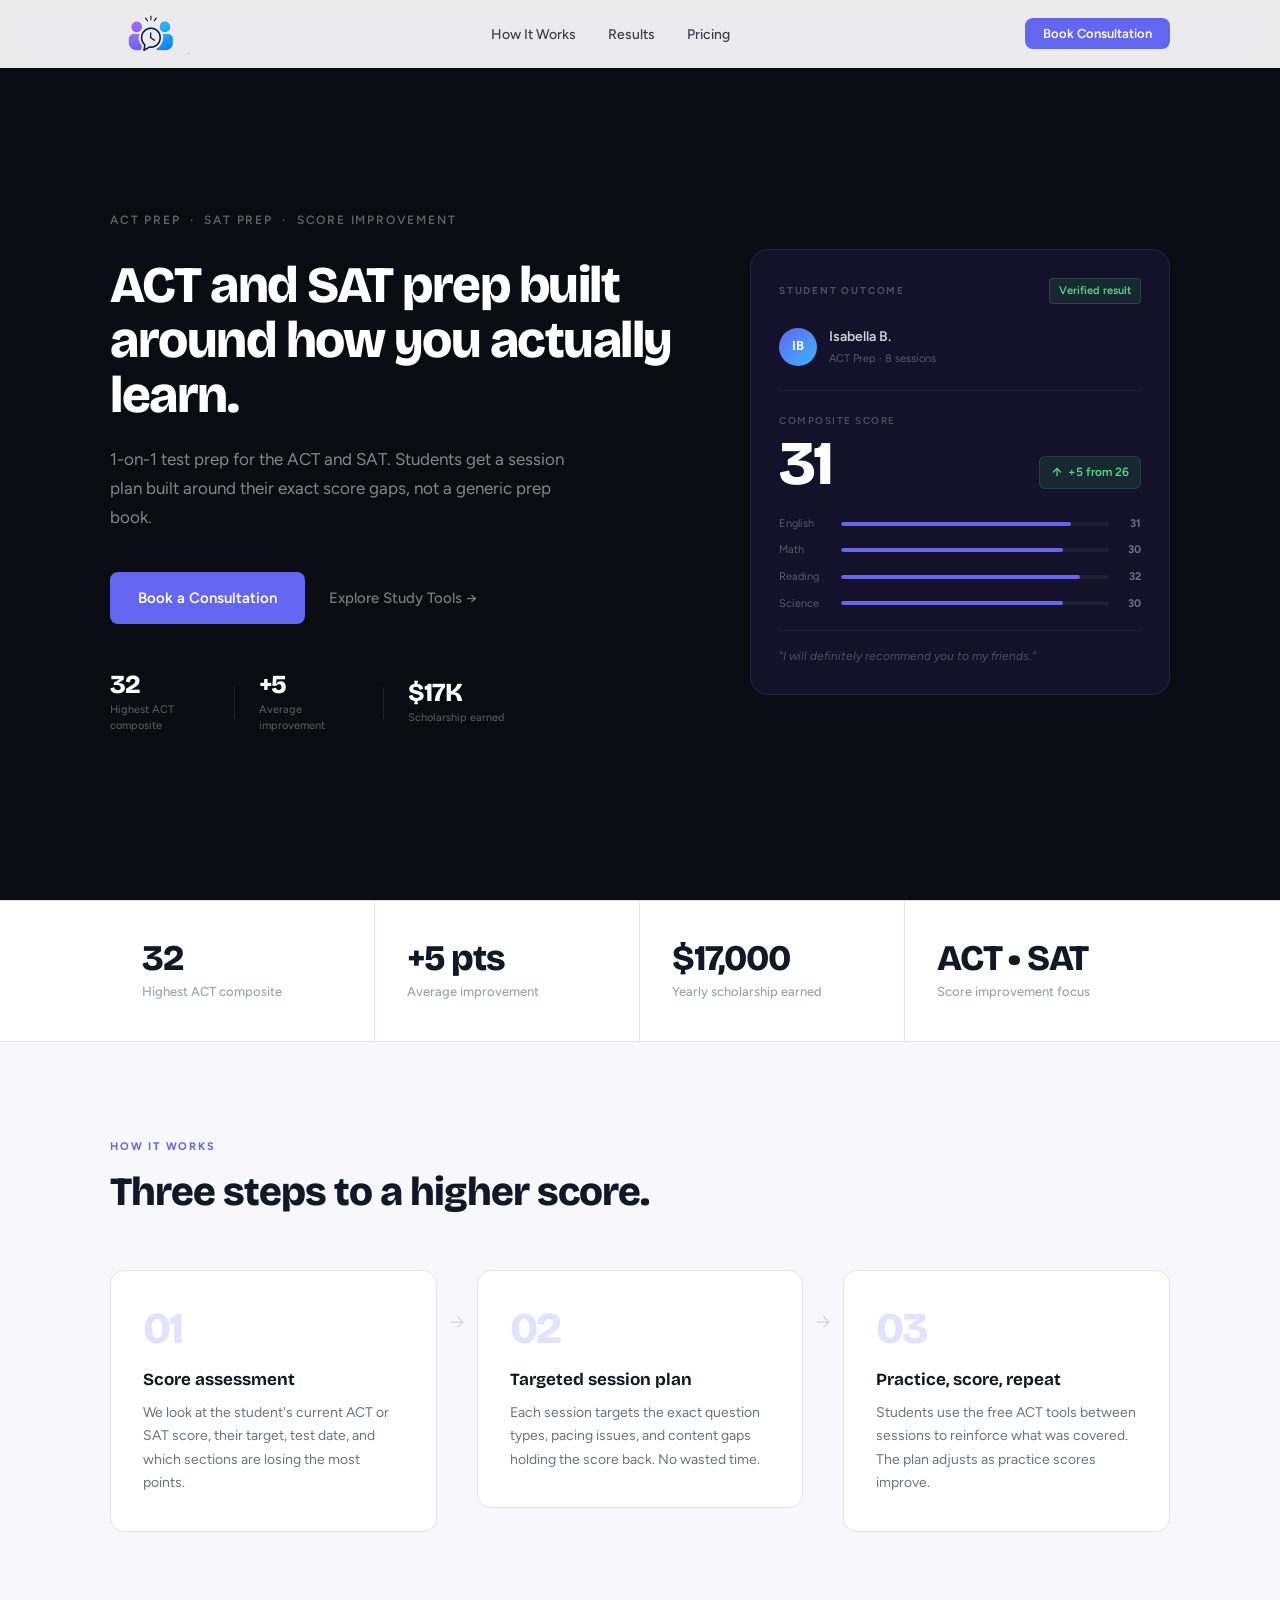
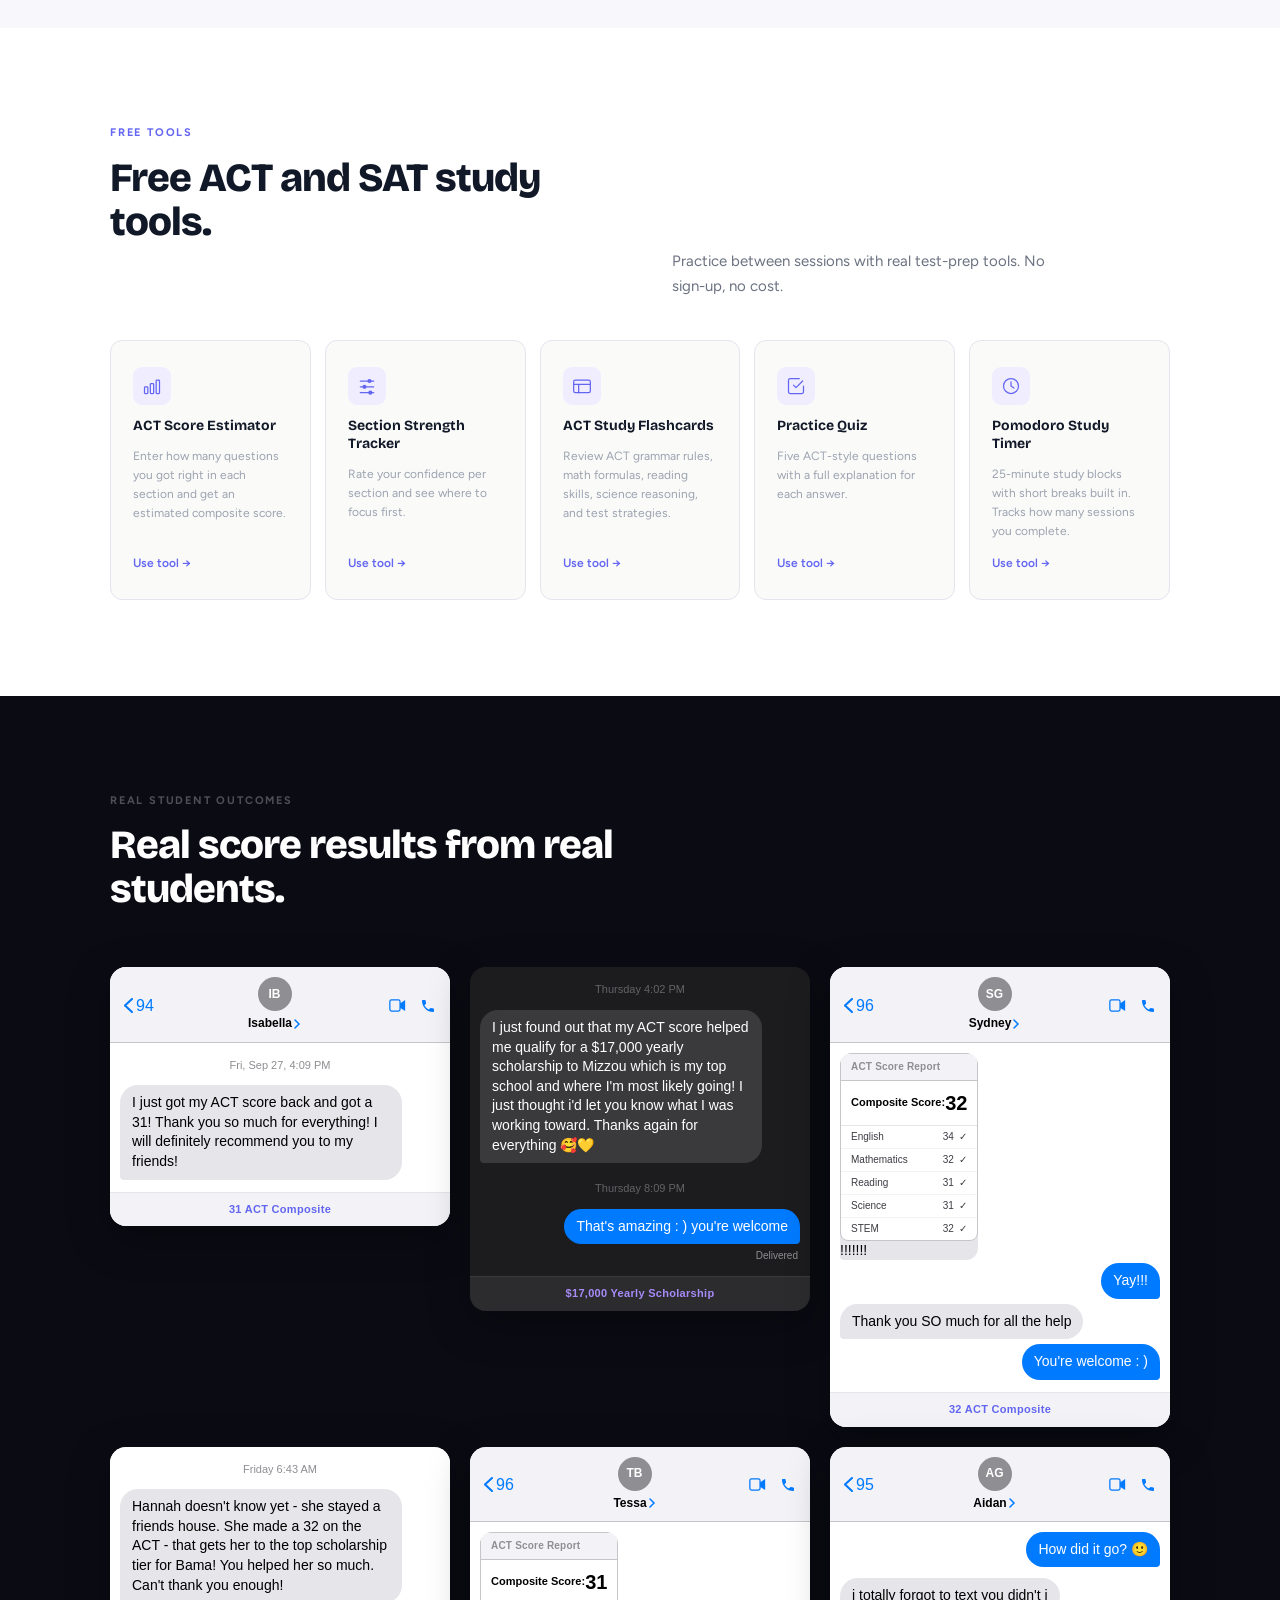
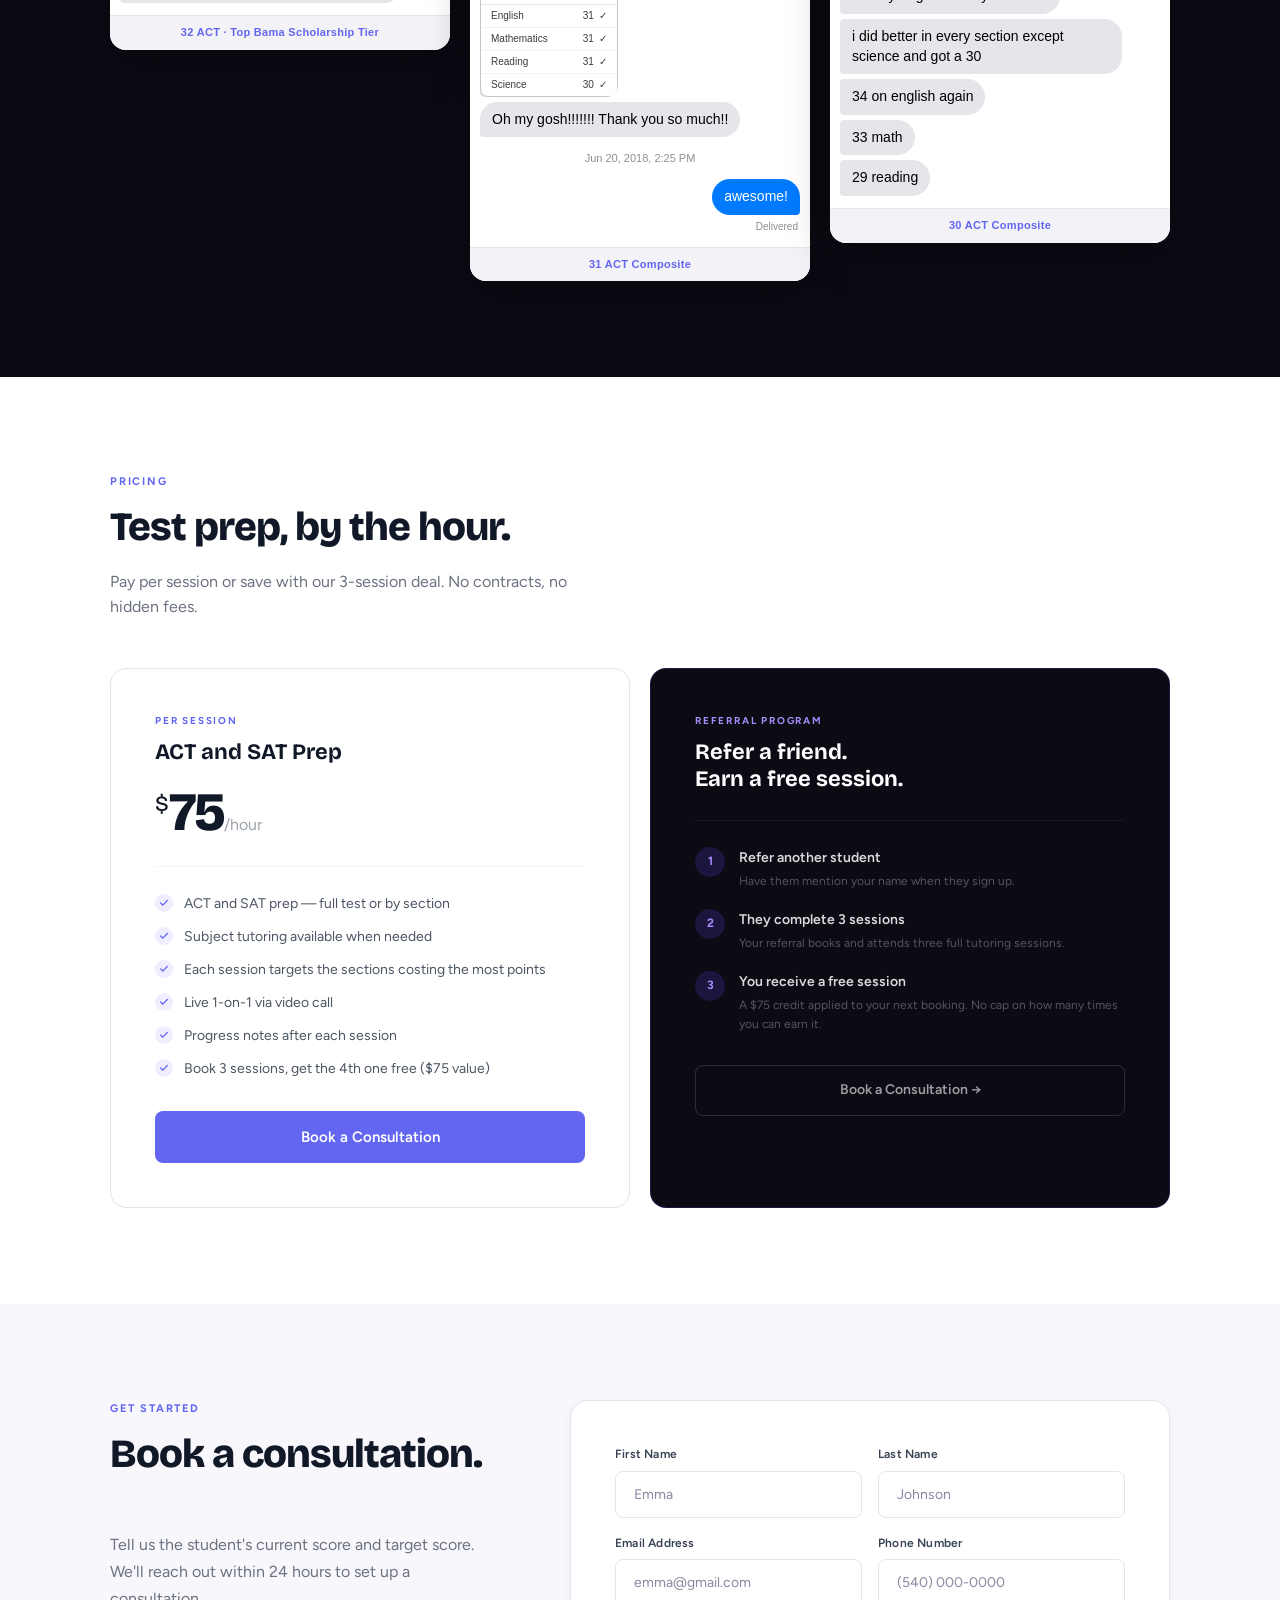
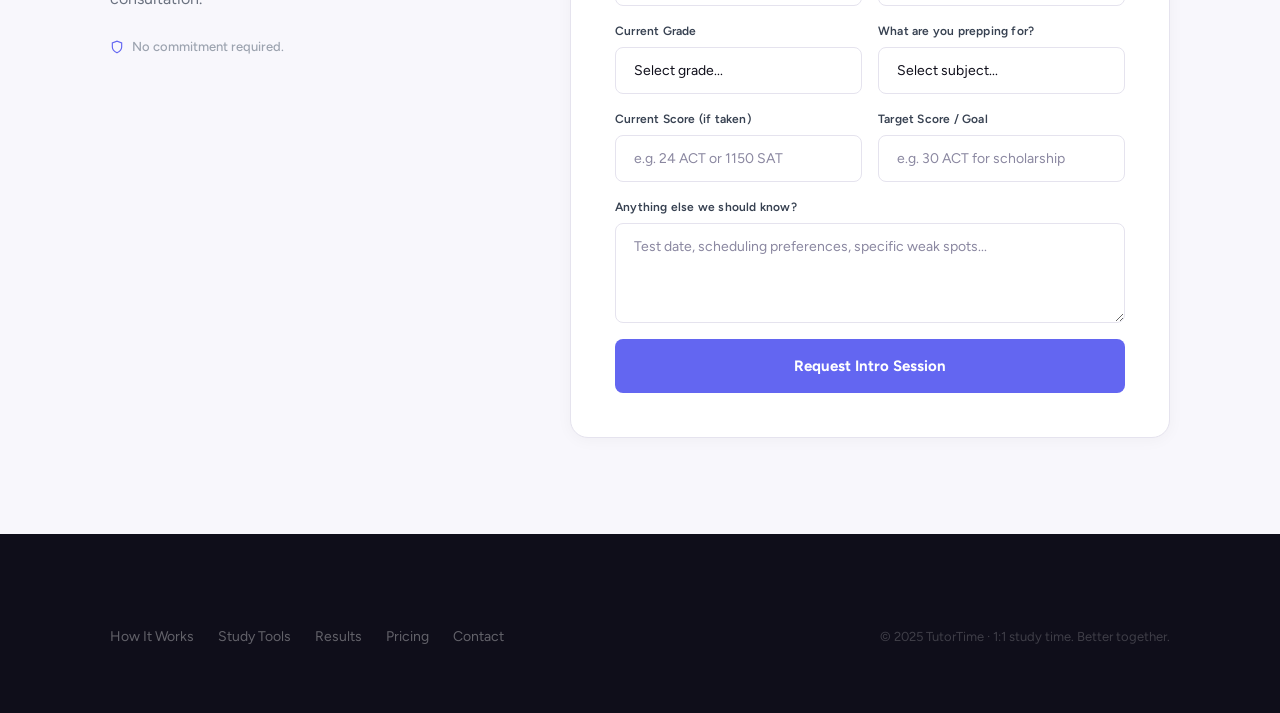
<file: index.html>
<!DOCTYPE html>
<html lang="en">
<head>
  <meta charset="UTF-8">
  <meta name="viewport" content="width=device-width, initial-scale=1.0">
  <title>TutorTime: ACT and SAT Test Prep Tutoring</title>
  <meta name="description" content="1-on-1 ACT and SAT test prep tutoring. Personalized score improvement plans, free study tools, and flexible session packages.">
  <link rel="icon" href="assets/tutortime-logo-transparent.png">
  <link rel="stylesheet" href="css/styles.css">
  <link rel="stylesheet" href="css/home.css">
</head>
<body>

<!-- NAVBAR -->
<nav class="navbar" id="navbar">
  <div class="container">
    <div class="navbar-inner">
      <a href="index.html" class="navbar-logo">
        <img src="assets/tutortime-logo-nav.png" alt="TutorTime">
      </a>
      <ul class="navbar-links">
        <li><a href="#how-it-works">How It Works</a></li>
        <li><a href="#results">Results</a></li>
        <li><a href="#pricing">Pricing</a></li>
      </ul>
      <div class="navbar-actions">
        <a href="#signup" class="btn btn-primary btn-sm">Book Consultation</a>
      </div>
    </div>
  </div>
</nav>

<!-- HERO -->
<section class="h-hero" id="home">
  <div class="container">
    <div class="h-hero-inner">

      <div class="h-hero-left">
        <p class="h-eyebrow">ACT Prep &nbsp;&middot;&nbsp; SAT Prep &nbsp;&middot;&nbsp; Score Improvement</p>
        <h1 class="h-hero-heading">ACT and SAT prep built around how you actually learn.</h1>
        <p class="h-hero-sub">1-on-1 test prep for the ACT and SAT. Students get a session plan built around their exact score gaps, not a generic prep book.</p>
        <div class="h-hero-ctas">
          <a href="#signup" class="h-cta-primary">Book a Consultation</a>
          <a href="study.html" class="h-cta-ghost">Explore Study Tools &rarr;</a>
        </div>
        <div class="h-hero-proof">
          <div class="h-proof-item">
            <span class="h-proof-num">32</span>
            <span class="h-proof-label">Highest ACT composite</span>
          </div>
          <div class="h-proof-divider"></div>
          <div class="h-proof-item">
            <span class="h-proof-num">+5</span>
            <span class="h-proof-label">Average improvement</span>
          </div>
          <div class="h-proof-divider"></div>
          <div class="h-proof-item">
            <span class="h-proof-num">$17K</span>
            <span class="h-proof-label">Scholarship earned</span>
          </div>
        </div>
      </div>

      <div class="h-hero-right">
        <div class="h-score-card">
          <div class="h-sc-top">
            <span class="h-sc-label">Student outcome</span>
            <span class="h-sc-verified">Verified result</span>
          </div>
          <div class="h-sc-student">
            <div class="h-sc-avatar">IB</div>
            <div>
              <div class="h-sc-name">Isabella B.</div>
              <div class="h-sc-meta">ACT Prep &middot; 8 sessions</div>
            </div>
          </div>
          <div class="h-sc-score-block">
            <div>
              <div class="h-sc-score-label">Composite Score</div>
              <div class="h-sc-score-num">31</div>
            </div>
            <div class="h-sc-delta">
              <svg width="12" height="12" viewBox="0 0 24 24" fill="none" stroke="currentColor" stroke-width="2.5" stroke-linecap="round"><line x1="12" y1="19" x2="12" y2="5"/><polyline points="5 12 12 5 19 12"/></svg>
              +5 from 26
            </div>
          </div>
          <div class="h-sc-bars">
            <div class="h-sc-bar-row"><span class="h-sc-blabel">English</span><div class="h-sc-btrack"><div class="h-sc-bfill" style="width:86%"></div></div><span class="h-sc-bval">31</span></div>
            <div class="h-sc-bar-row"><span class="h-sc-blabel">Math</span><div class="h-sc-btrack"><div class="h-sc-bfill" style="width:83%"></div></div><span class="h-sc-bval">30</span></div>
            <div class="h-sc-bar-row"><span class="h-sc-blabel">Reading</span><div class="h-sc-btrack"><div class="h-sc-bfill" style="width:89%"></div></div><span class="h-sc-bval">32</span></div>
            <div class="h-sc-bar-row"><span class="h-sc-blabel">Science</span><div class="h-sc-btrack"><div class="h-sc-bfill" style="width:83%"></div></div><span class="h-sc-bval">30</span></div>
          </div>
          <blockquote class="h-sc-quote">"I will definitely recommend you to my friends."</blockquote>
        </div>
      </div>

    </div>
  </div>
</section>

<!-- OUTCOMES ROW -->
<div class="h-outcomes">
  <div class="container">
    <div class="h-outcomes-grid">
      <div class="h-outcome-item">
        <div class="h-outcome-num">32</div>
        <div class="h-outcome-label">Highest ACT composite</div>
      </div>
      <div class="h-outcome-item">
        <div class="h-outcome-num">+5 pts</div>
        <div class="h-outcome-label">Average improvement</div>
      </div>
      <div class="h-outcome-item">
        <div class="h-outcome-num">$17,000</div>
        <div class="h-outcome-label">Yearly scholarship earned</div>
      </div>
      <div class="h-outcome-item">
        <div class="h-outcome-num">ACT &bull; SAT</div>
        <div class="h-outcome-label">Score improvement focus</div>
      </div>
    </div>
  </div>
</div>

<!-- HOW IT WORKS -->
<section class="h-process" id="how-it-works">
  <div class="container">
    <p class="h-section-label">How it works</p>
    <h2 class="h-section-heading">Three steps to a higher score.</h2>
    <div class="h-process-steps">
      <div class="h-step">
        <div class="h-step-num">01</div>
        <h3 class="h-step-title">Score assessment</h3>
        <p class="h-step-desc">We look at the student's current ACT or SAT score, their target, test date, and which sections are losing the most points.</p>
      </div>
      <div class="h-step-sep" aria-hidden="true">
        <svg width="20" height="20" viewBox="0 0 24 24" fill="none" stroke="currentColor" stroke-width="1.5" stroke-linecap="round"><line x1="5" y1="12" x2="19" y2="12"/><polyline points="13 6 19 12 13 18"/></svg>
      </div>
      <div class="h-step">
        <div class="h-step-num">02</div>
        <h3 class="h-step-title">Targeted session plan</h3>
        <p class="h-step-desc">Each session targets the exact question types, pacing issues, and content gaps holding the score back. No wasted time.</p>
      </div>
      <div class="h-step-sep" aria-hidden="true">
        <svg width="20" height="20" viewBox="0 0 24 24" fill="none" stroke="currentColor" stroke-width="1.5" stroke-linecap="round"><line x1="5" y1="12" x2="19" y2="12"/><polyline points="13 6 19 12 13 18"/></svg>
      </div>
      <div class="h-step">
        <div class="h-step-num">03</div>
        <h3 class="h-step-title">Practice, score, repeat</h3>
        <p class="h-step-desc">Students use the free ACT tools between sessions to reinforce what was covered. The plan adjusts as practice scores improve.</p>
      </div>
    </div>
  </div>
</section>

<!-- STUDY TOOLS -->
<section class="h-tools">
  <div class="container">
    <div class="h-tools-top">
      <div>
        <p class="h-section-label">Free tools</p>
        <h2 class="h-section-heading">Free ACT and SAT study tools.</h2>
      </div>
      <p class="h-tools-sub">Practice between sessions with real test-prep tools. No sign-up, no cost.</p>
    </div>
    <div class="h-tools-grid">

      <a href="study.html" class="h-tool-card">
        <div class="h-tc-icon">
          <svg width="20" height="20" viewBox="0 0 24 24" fill="none" stroke="currentColor" stroke-width="1.5" stroke-linecap="round" stroke-linejoin="round"><rect x="3" y="13" width="4" height="8" rx="1"/><rect x="10" y="9" width="4" height="12" rx="1"/><rect x="17" y="5" width="4" height="16" rx="1"/></svg>
        </div>
        <div class="h-tc-title">ACT Score Estimator</div>
        <p class="h-tc-desc">Enter how many questions you got right in each section and get an estimated composite score.</p>
        <span class="h-tc-link">Use tool &rarr;</span>
      </a>

      <a href="study.html" class="h-tool-card">
        <div class="h-tc-icon">
          <svg width="20" height="20" viewBox="0 0 24 24" fill="none" stroke="currentColor" stroke-width="1.5" stroke-linecap="round"><line x1="4" y1="6" x2="20" y2="6"/><circle cx="15" cy="6" r="2.5" fill="currentColor" stroke="none"/><line x1="4" y1="13" x2="20" y2="13"/><circle cx="9" cy="13" r="2.5" fill="currentColor" stroke="none"/><line x1="4" y1="20" x2="20" y2="20"/><circle cx="16" cy="20" r="2.5" fill="currentColor" stroke="none"/></svg>
        </div>
        <div class="h-tc-title">Section Strength Tracker</div>
        <p class="h-tc-desc">Rate your confidence per section and see where to focus first.</p>
        <span class="h-tc-link">Use tool &rarr;</span>
      </a>

      <a href="study.html" class="h-tool-card">
        <div class="h-tc-icon">
          <svg width="20" height="20" viewBox="0 0 24 24" fill="none" stroke="currentColor" stroke-width="1.5" stroke-linecap="round" stroke-linejoin="round"><rect x="2" y="5" width="20" height="15" rx="2"/><path d="M2 10h20"/><line x1="8" y1="10" x2="8" y2="20"/></svg>
        </div>
        <div class="h-tc-title">ACT Study Flashcards</div>
        <p class="h-tc-desc">Review ACT grammar rules, math formulas, reading skills, science reasoning, and test strategies.</p>
        <span class="h-tc-link">Use tool &rarr;</span>
      </a>

      <a href="study.html" class="h-tool-card">
        <div class="h-tc-icon">
          <svg width="20" height="20" viewBox="0 0 24 24" fill="none" stroke="currentColor" stroke-width="1.5" stroke-linecap="round" stroke-linejoin="round"><path d="M9 11l3 3 8-8"/><path d="M21 12v7a2 2 0 0 1-2 2H5a2 2 0 0 1-2-2V5a2 2 0 0 1 2-2h11"/></svg>
        </div>
        <div class="h-tc-title">Practice Quiz</div>
        <p class="h-tc-desc">Five ACT-style questions with a full explanation for each answer.</p>
        <span class="h-tc-link">Use tool &rarr;</span>
      </a>

      <a href="study.html" class="h-tool-card">
        <div class="h-tc-icon">
          <svg width="20" height="20" viewBox="0 0 24 24" fill="none" stroke="currentColor" stroke-width="1.5" stroke-linecap="round"><circle cx="12" cy="12" r="9"/><polyline points="12 7 12 12 15.5 14.5"/></svg>
        </div>
        <div class="h-tc-title">Pomodoro Study Timer</div>
        <p class="h-tc-desc">25-minute study blocks with short breaks built in. Tracks how many sessions you complete.</p>
        <span class="h-tc-link">Use tool &rarr;</span>
      </a>

    </div>
  </div>
</section>

<!-- RESULTS -->
<section class="h-results" id="results">
  <div class="container">
    <p class="h-section-label h-label-light">Real student outcomes</p>
    <h2 class="h-section-heading h-heading-light">Real score results from real students.</h2>
    <div class="h-results-grid">

      <!-- Isabella 31 ACT -->
      <div class="ios-card">
        <div class="ios-hdr">
          <div class="ios-back">
            <svg width="9" height="15" viewBox="0 0 9 15" fill="none"><path d="M8 1L1 7.5L8 14" stroke="#007AFF" stroke-width="2" stroke-linecap="round"/></svg>
            <span class="ios-back-num">94</span>
          </div>
          <div class="ios-contact-info">
            <div class="ios-avatar" style="background:#8E8E93">IB</div>
            <div class="ios-contact-name">Isabella
              <svg width="7" height="10" viewBox="0 0 7 10" fill="none" style="margin-left:2px"><path d="M1 1l4 4-4 4" stroke="#007AFF" stroke-width="1.5" stroke-linecap="round"/></svg>
            </div>
          </div>
          <div class="ios-hdr-icons">
            <svg width="17" height="13" viewBox="0 0 20 15" fill="none"><rect x="1" y="1" width="12" height="13" rx="2" stroke="#007AFF" stroke-width="1.5"/><path d="M13 5l6-4v13l-6-4V5z" fill="#007AFF"/></svg>
            <svg width="16" height="16" viewBox="0 0 24 24" fill="none"><path d="M6.6 10.8c1.4 2.8 3.8 5.1 6.6 6.6l2.2-2.2c.3-.3.7-.4 1-.2 1.1.4 2.3.6 3.6.6.6 0 1 .4 1 1V20c0 .6-.4 1-1 1-9.4 0-17-7.6-17-17 0-.6.4-1 1-1h3.5c.6 0 1 .4 1 1 0 1.3.2 2.5.6 3.6.1.3 0 .7-.2 1L6.6 10.8z" fill="#007AFF"/></svg>
          </div>
        </div>
        <div class="ios-msgs">
          <div class="ios-timestamp">Fri, Sep 27, 4:09 PM</div>
          <div class="ios-recv">I just got my ACT score back and got a 31! Thank you so much for everything! I will definitely recommend you to my friends!</div>
        </div>
        <div class="ios-score-tag">31 ACT Composite</div>
      </div>

      <!-- Mizzou Scholarship -->
      <div class="ios-card ios-card-dark">
        <div class="ios-msgs">
          <div class="ios-timestamp ios-timestamp-dark">Thursday 4:02 PM</div>
          <div class="ios-recv ios-recv-dark">I just found out that my ACT score helped me qualify for a $17,000 yearly scholarship to Mizzou which is my top school and where I'm most likely going! I just thought i'd let you know what I was working toward. Thanks again for everything &#129392;&#128155;</div>
          <div class="ios-timestamp ios-timestamp-dark" style="margin-top:14px">Thursday 8:09 PM</div>
          <div class="ios-sent">That's amazing : ) you're welcome</div>
          <div class="ios-delivered">Delivered</div>
        </div>
        <div class="ios-score-tag">$17,000 Yearly Scholarship</div>
      </div>

      <!-- Sydney 32 ACT -->
      <div class="ios-card">
        <div class="ios-hdr">
          <div class="ios-back">
            <svg width="9" height="15" viewBox="0 0 9 15" fill="none"><path d="M8 1L1 7.5L8 14" stroke="#007AFF" stroke-width="2" stroke-linecap="round"/></svg>
            <span class="ios-back-num">96</span>
          </div>
          <div class="ios-contact-info">
            <div class="ios-avatar" style="background:#8E8E93">SG</div>
            <div class="ios-contact-name">Sydney
              <svg width="7" height="10" viewBox="0 0 7 10" fill="none" style="margin-left:2px"><path d="M1 1l4 4-4 4" stroke="#007AFF" stroke-width="1.5" stroke-linecap="round"/></svg>
            </div>
          </div>
          <div class="ios-hdr-icons">
            <svg width="17" height="13" viewBox="0 0 20 15" fill="none"><rect x="1" y="1" width="12" height="13" rx="2" stroke="#007AFF" stroke-width="1.5"/><path d="M13 5l6-4v13l-6-4V5z" fill="#007AFF"/></svg>
            <svg width="16" height="16" viewBox="0 0 24 24" fill="none"><path d="M6.6 10.8c1.4 2.8 3.8 5.1 6.6 6.6l2.2-2.2c.3-.3.7-.4 1-.2 1.1.4 2.3.6 3.6.6.6 0 1 .4 1 1V20c0 .6-.4 1-1 1-9.4 0-17-7.6-17-17 0-.6.4-1 1-1h3.5c.6 0 1 .4 1 1 0 1.3.2 2.5.6 3.6.1.3 0 .7-.2 1L6.6 10.8z" fill="#007AFF"/></svg>
          </div>
        </div>
        <div class="ios-msgs">
          <div class="ios-recv ios-score-bubble">
            <div class="ios-score-report">
              <div class="ios-sr-title">ACT Score Report</div>
              <div class="ios-sr-composite"><span>Composite Score:</span><span class="ios-sr-num">32</span></div>
              <div class="ios-sr-row"><span>English</span><span>34 &nbsp;&#10003;</span></div>
              <div class="ios-sr-row"><span>Mathematics</span><span>32 &nbsp;&#10003;</span></div>
              <div class="ios-sr-row"><span>Reading</span><span>31 &nbsp;&#10003;</span></div>
              <div class="ios-sr-row"><span>Science</span><span>31 &nbsp;&#10003;</span></div>
              <div class="ios-sr-row"><span>STEM</span><span>32 &nbsp;&#10003;</span></div>
            </div>
            !!!!!!!
          </div>
          <div class="ios-sent">Yay!!!</div>
          <div class="ios-recv" style="margin-top:2px">Thank you SO much for all the help</div>
          <div class="ios-sent" style="margin-top:2px">You're welcome : )</div>
        </div>
        <div class="ios-score-tag">32 ACT Composite</div>
      </div>

      <!-- Hannah 32 ACT -->
      <div class="ios-card">
        <div class="ios-msgs">
          <div class="ios-timestamp">Friday 6:43 AM</div>
          <div class="ios-recv">Hannah doesn't know yet - she stayed a friends house. She made a 32 on the ACT - that gets her to the top scholarship tier for Bama! You helped her so much. Can't thank you enough!</div>
        </div>
        <div class="ios-score-tag">32 ACT &middot; Top Bama Scholarship Tier</div>
      </div>

      <!-- Tessa 31 ACT -->
      <div class="ios-card">
        <div class="ios-hdr">
          <div class="ios-back">
            <svg width="9" height="15" viewBox="0 0 9 15" fill="none"><path d="M8 1L1 7.5L8 14" stroke="#007AFF" stroke-width="2" stroke-linecap="round"/></svg>
            <span class="ios-back-num">96</span>
          </div>
          <div class="ios-contact-info">
            <div class="ios-avatar" style="background:#8E8E93">TB</div>
            <div class="ios-contact-name">Tessa
              <svg width="7" height="10" viewBox="0 0 7 10" fill="none" style="margin-left:2px"><path d="M1 1l4 4-4 4" stroke="#007AFF" stroke-width="1.5" stroke-linecap="round"/></svg>
            </div>
          </div>
          <div class="ios-hdr-icons">
            <svg width="17" height="13" viewBox="0 0 20 15" fill="none"><rect x="1" y="1" width="12" height="13" rx="2" stroke="#007AFF" stroke-width="1.5"/><path d="M13 5l6-4v13l-6-4V5z" fill="#007AFF"/></svg>
            <svg width="16" height="16" viewBox="0 0 24 24" fill="none"><path d="M6.6 10.8c1.4 2.8 3.8 5.1 6.6 6.6l2.2-2.2c.3-.3.7-.4 1-.2 1.1.4 2.3.6 3.6.6.6 0 1 .4 1 1V20c0 .6-.4 1-1 1-9.4 0-17-7.6-17-17 0-.6.4-1 1-1h3.5c.6 0 1 .4 1 1 0 1.3.2 2.5.6 3.6.1.3 0 .7-.2 1L6.6 10.8z" fill="#007AFF"/></svg>
          </div>
        </div>
        <div class="ios-msgs">
          <div class="ios-recv ios-score-bubble">
            <div class="ios-score-report">
              <div class="ios-sr-title">ACT Score Report</div>
              <div class="ios-sr-composite"><span>Composite Score:</span><span class="ios-sr-num">31</span></div>
              <div class="ios-sr-row"><span>English</span><span>31 &nbsp;&#10003;</span></div>
              <div class="ios-sr-row"><span>Mathematics</span><span>31 &nbsp;&#10003;</span></div>
              <div class="ios-sr-row"><span>Reading</span><span>31 &nbsp;&#10003;</span></div>
              <div class="ios-sr-row"><span>Science</span><span>30 &nbsp;&#10003;</span></div>
            </div>
          </div>
          <div class="ios-recv" style="margin-top:2px">Oh my gosh!!!!!!! Thank you so much!!</div>
          <div class="ios-timestamp" style="margin-top:10px">Jun 20, 2018, 2:25 PM</div>
          <div class="ios-sent">awesome!</div>
          <div class="ios-delivered">Delivered</div>
        </div>
        <div class="ios-score-tag">31 ACT Composite</div>
      </div>

      <!-- Aidan 30 ACT -->
      <div class="ios-card">
        <div class="ios-hdr">
          <div class="ios-back">
            <svg width="9" height="15" viewBox="0 0 9 15" fill="none"><path d="M8 1L1 7.5L8 14" stroke="#007AFF" stroke-width="2" stroke-linecap="round"/></svg>
            <span class="ios-back-num">95</span>
          </div>
          <div class="ios-contact-info">
            <div class="ios-avatar" style="background:#8E8E93">AG</div>
            <div class="ios-contact-name">Aidan
              <svg width="7" height="10" viewBox="0 0 7 10" fill="none" style="margin-left:2px"><path d="M1 1l4 4-4 4" stroke="#007AFF" stroke-width="1.5" stroke-linecap="round"/></svg>
            </div>
          </div>
          <div class="ios-hdr-icons">
            <svg width="17" height="13" viewBox="0 0 20 15" fill="none"><rect x="1" y="1" width="12" height="13" rx="2" stroke="#007AFF" stroke-width="1.5"/><path d="M13 5l6-4v13l-6-4V5z" fill="#007AFF"/></svg>
            <svg width="16" height="16" viewBox="0 0 24 24" fill="none"><path d="M6.6 10.8c1.4 2.8 3.8 5.1 6.6 6.6l2.2-2.2c.3-.3.7-.4 1-.2 1.1.4 2.3.6 3.6.6.6 0 1 .4 1 1V20c0 .6-.4 1-1 1-9.4 0-17-7.6-17-17 0-.6.4-1 1-1h3.5c.6 0 1 .4 1 1 0 1.3.2 2.5.6 3.6.1.3 0 .7-.2 1L6.6 10.8z" fill="#007AFF"/></svg>
          </div>
        </div>
        <div class="ios-msgs">
          <div class="ios-sent">How did it go? &#128578;</div>
          <div class="ios-recv" style="margin-top:8px">i totally forgot to text you didn't i</div>
          <div class="ios-recv ios-recv-cont">i did better in every section except science and got a 30</div>
          <div class="ios-recv ios-recv-cont">34 on english again</div>
          <div class="ios-recv ios-recv-cont">33 math</div>
          <div class="ios-recv ios-recv-cont">29 reading</div>
        </div>
        <div class="ios-score-tag">30 ACT Composite</div>
      </div>

    </div>
  </div>
</section>

<!-- PRICING -->
<section class="h-pricing" id="pricing">
  <div class="container">
    <p class="h-section-label">Pricing</p>
    <h2 class="h-section-heading">Test prep, by the hour.</h2>
    <p class="h-pricing-sub">Pay per session or save with our 3-session deal. No contracts, no hidden fees.</p>
    <div class="h-pricing-grid">

      <div class="h-price-card">
        <p class="h-price-label">Per session</p>
        <h3 class="h-price-name">ACT and SAT Prep</h3>
        <div class="h-price-amount"><sup>$</sup>75<span class="h-price-per">/hour</span></div>
        <div class="h-price-divider"></div>
        <ul class="h-price-list">
          <li class="h-price-item"><div class="h-price-check"><svg width="10" height="10" viewBox="0 0 24 24" fill="none" stroke="currentColor" stroke-width="3" stroke-linecap="round"><polyline points="20 6 9 17 4 12"/></svg></div> ACT and SAT prep — full test or by section</li>
          <li class="h-price-item"><div class="h-price-check"><svg width="10" height="10" viewBox="0 0 24 24" fill="none" stroke="currentColor" stroke-width="3" stroke-linecap="round"><polyline points="20 6 9 17 4 12"/></svg></div> Subject tutoring available when needed</li>
          <li class="h-price-item"><div class="h-price-check"><svg width="10" height="10" viewBox="0 0 24 24" fill="none" stroke="currentColor" stroke-width="3" stroke-linecap="round"><polyline points="20 6 9 17 4 12"/></svg></div> Each session targets the sections costing the most points</li>
          <li class="h-price-item"><div class="h-price-check"><svg width="10" height="10" viewBox="0 0 24 24" fill="none" stroke="currentColor" stroke-width="3" stroke-linecap="round"><polyline points="20 6 9 17 4 12"/></svg></div> Live 1-on-1 via video call</li>
          <li class="h-price-item"><div class="h-price-check"><svg width="10" height="10" viewBox="0 0 24 24" fill="none" stroke="currentColor" stroke-width="3" stroke-linecap="round"><polyline points="20 6 9 17 4 12"/></svg></div> Progress notes after each session</li>
          <li class="h-price-item"><div class="h-price-check"><svg width="10" height="10" viewBox="0 0 24 24" fill="none" stroke="currentColor" stroke-width="3" stroke-linecap="round"><polyline points="20 6 9 17 4 12"/></svg></div> Book 3 sessions, get the 4th one free ($75 value)</li>
        </ul>
        <a href="#signup" class="h-price-cta h-cta-primary" style="display:block;text-align:center;margin-top:32px;border-radius:8px;padding:14px;">Book a Consultation</a>
      </div>

      <div class="h-price-card h-price-dark">
        <p class="h-price-label h-price-label-light">Referral program</p>
        <h3 class="h-price-name h-price-name-light">Refer a friend.<br>Earn a free session.</h3>
        <div class="h-price-divider h-price-divider-dark"></div>
        <div class="h-ref-steps">
          <div class="h-ref-step">
            <div class="h-ref-num">1</div>
            <div>
              <div class="h-ref-title">Refer another student</div>
              <div class="h-ref-sub">Have them mention your name when they sign up.</div>
            </div>
          </div>
          <div class="h-ref-step">
            <div class="h-ref-num">2</div>
            <div>
              <div class="h-ref-title">They complete 3 sessions</div>
              <div class="h-ref-sub">Your referral books and attends three full tutoring sessions.</div>
            </div>
          </div>
          <div class="h-ref-step">
            <div class="h-ref-num">3</div>
            <div>
              <div class="h-ref-title">You receive a free session</div>
              <div class="h-ref-sub">A $75 credit applied to your next booking. No cap on how many times you can earn it.</div>
            </div>
          </div>
        </div>
        <a href="#signup" class="h-price-cta-outline" style="display:block;text-align:center;margin-top:32px;">Book a Consultation &rarr;</a>
      </div>

    </div>
  </div>
</section>

<!-- BOOKING FORM -->
<section class="h-form" id="signup">
  <div class="container">
    <div class="h-form-wrap">
      <div class="h-form-left">
        <p class="h-section-label">Get started</p>
        <h2 class="h-section-heading">Book a consultation.</h2>
        <p class="h-form-sub">Tell us the student's current score and target score. We'll reach out within 24 hours to set up a consultation.</p>
        <p class="h-form-trust">
          <svg width="14" height="14" viewBox="0 0 24 24" fill="none" stroke="currentColor" stroke-width="2" stroke-linecap="round"><path d="M12 22s8-4 8-10V5l-8-3-8 3v7c0 6 8 10 8 10z"/></svg>
          No commitment required.
        </p>
      </div>
      <div class="h-form-right">
        <div class="h-form-card">
          <form id="signupForm" class="form-grid">
            <input type="hidden" name="access_key" value="1d090ec2-6782-4515-9aa6-2e334f31b757">
            <input type="hidden" name="subject" value="New TutorTime Session Request">
            <input type="hidden" name="from_name" value="TutorTime Website">
            <div class="form-field">
              <label class="form-label">First Name</label>
              <input type="text" class="form-input" name="first_name" placeholder="Emma" required>
            </div>
            <div class="form-field">
              <label class="form-label">Last Name</label>
              <input type="text" class="form-input" name="last_name" placeholder="Johnson" required>
            </div>
            <div class="form-field">
              <label class="form-label">Email Address</label>
              <input type="email" class="form-input" name="email" placeholder="emma@gmail.com" required>
            </div>
            <div class="form-field">
              <label class="form-label">Phone Number</label>
              <input type="tel" class="form-input" name="phone" placeholder="(540) 000-0000">
            </div>
            <div class="form-field">
              <label class="form-label">Current Grade</label>
              <select class="form-select" name="grade">
                <option value="">Select grade...</option>
                <option>8th Grade</option>
                <option>9th Grade</option>
                <option>10th Grade</option>
                <option>11th Grade</option>
                <option>12th Grade</option>
                <option>College Student</option>
              </select>
            </div>
            <div class="form-field">
              <label class="form-label">What are you prepping for?</label>
              <select class="form-select" name="subject_help">
                <option value="">Select subject...</option>
                <option>ACT: Full Test</option>
                <option>ACT: English</option>
                <option>ACT: Math</option>
                <option>ACT: Reading</option>
                <option>ACT: Science</option>
                <option>SAT: Full Test</option>
                <option>SAT: Math</option>
                <option>SAT : Reading &amp; Writing</option>
                <option>General Math</option>
                <option>English / Writing</option>
                <option>Science</option>
                <option>Multiple Subjects</option>
              </select>
            </div>
            <div class="form-field">
              <label class="form-label">Current Score (if taken)</label>
              <input type="text" class="form-input" name="current_score" placeholder="e.g. 24 ACT or 1150 SAT">
            </div>
            <div class="form-field">
              <label class="form-label">Target Score / Goal</label>
              <input type="text" class="form-input" name="target_score" placeholder="e.g. 30 ACT for scholarship">
            </div>
            <div class="form-field span-2">
              <label class="form-label">Anything else we should know?</label>
              <textarea class="form-textarea" name="message" placeholder="Test date, scheduling preferences, specific weak spots..."></textarea>
            </div>
            <div class="form-field span-2">
              <button type="submit" class="form-submit">Request Intro Session</button>
            </div>
          </form>
          <div class="form-success" id="formSuccess">
            <div class="form-success-icon">&#10003;</div>
            <h3 class="display-sm">You're all set.</h3>
            <p class="text-md muted mt-12">We received your request and will reach out within 24 hours.</p>
          </div>
        </div>
      </div>
    </div>
  </div>
</section>

<!-- FOOTER -->
<footer class="footer">
  <div class="container">
    <div class="footer-minimal">
      <div class="footer-links">
        <a href="#how-it-works">How It Works</a>
        <a href="study.html">Study Tools</a>
        <a href="#results">Results</a>
        <a href="#pricing">Pricing</a>
        <a href="#signup">Contact</a>
      </div>
      <p class="footer-copy">&copy; 2025 TutorTime &middot; 1:1 study time. Better together.</p>
    </div>
  </div>
</footer>

<script src="js/main.js"></script>
</body>
</html>
</file>
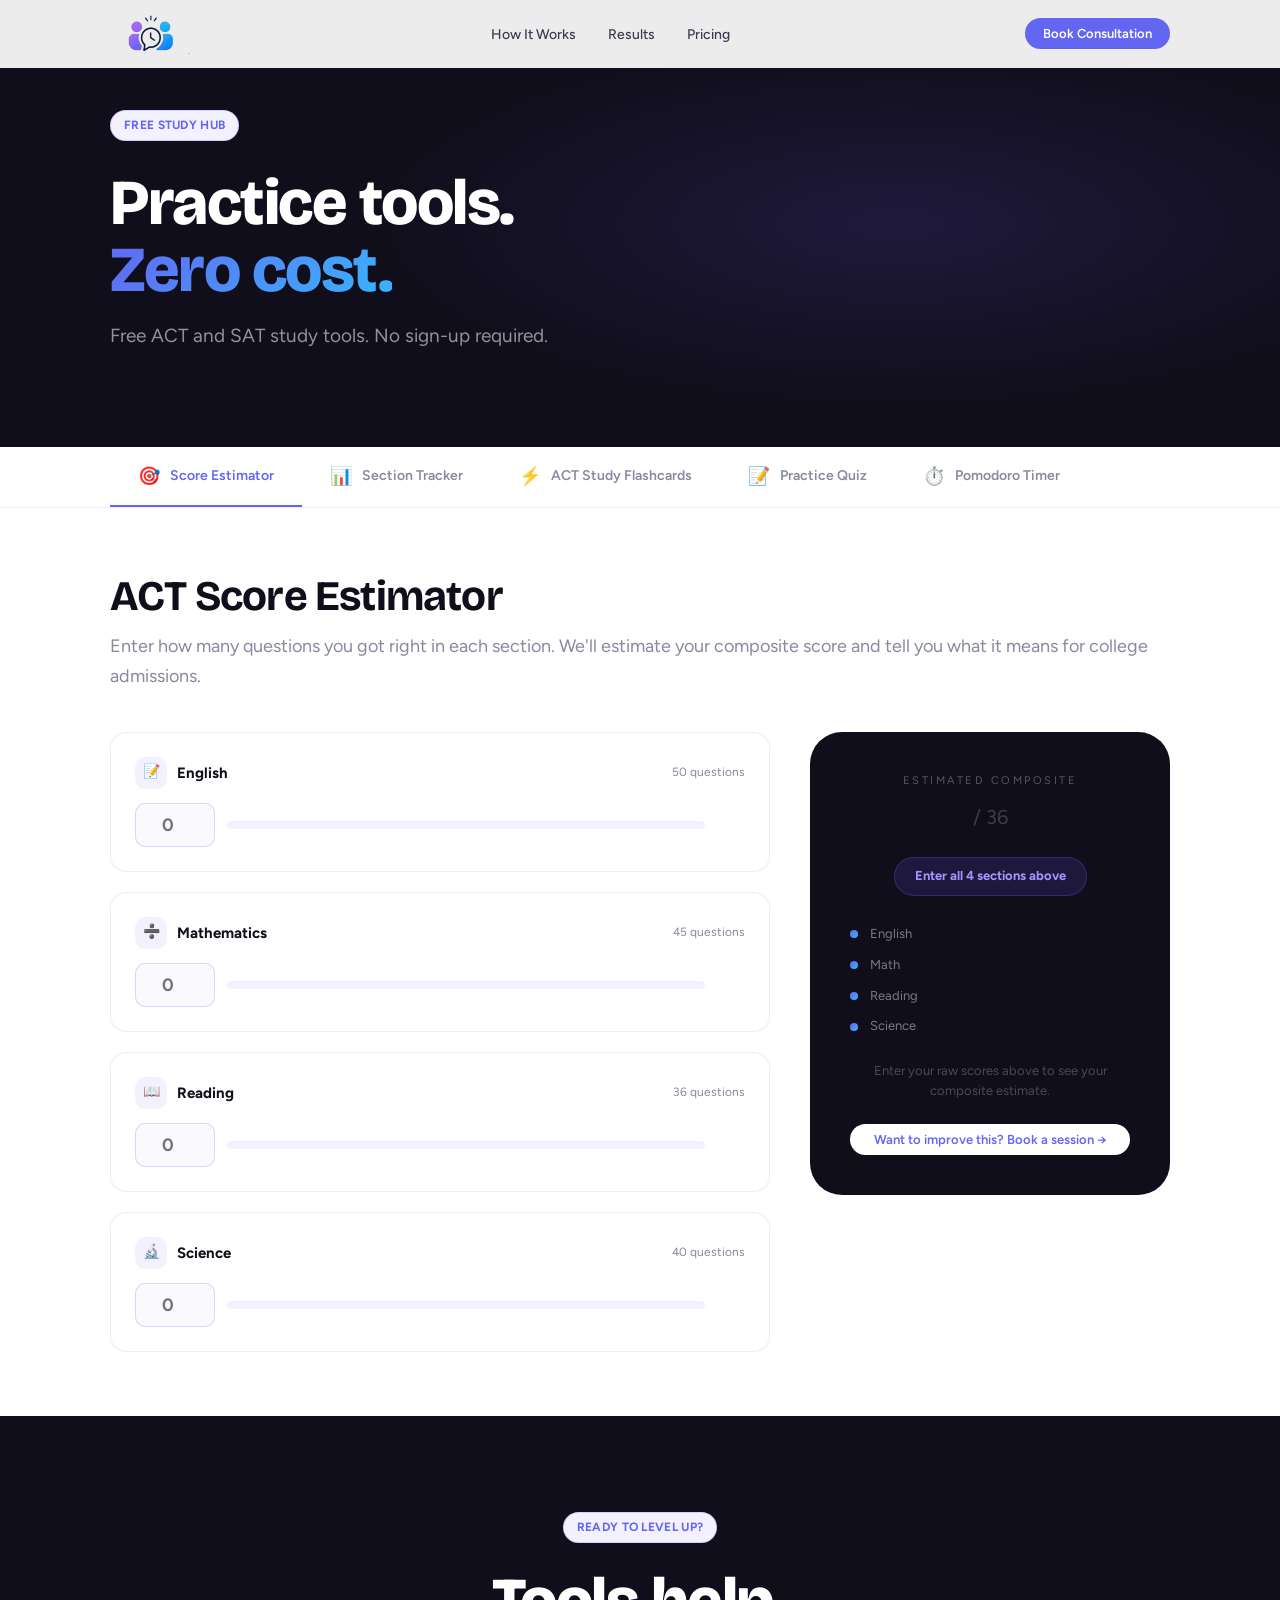
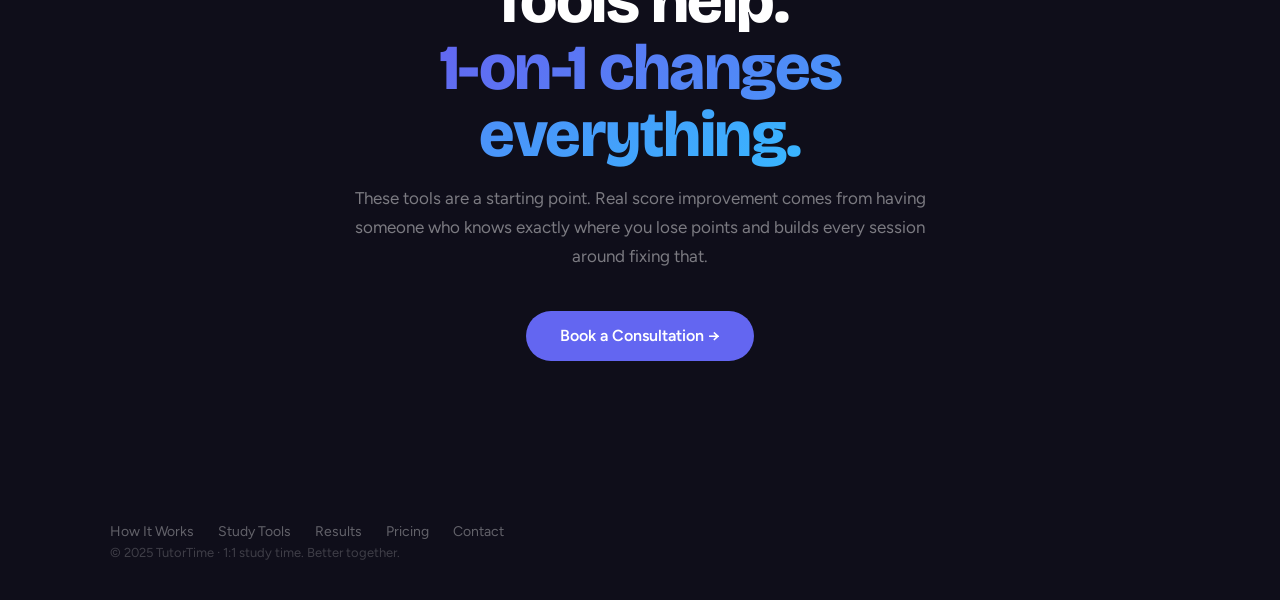
<file: study.html>
<!DOCTYPE html>
<html lang="en">
<head>
 <meta charset="UTF-8">
 <meta name="viewport" content="width=device-width, initial-scale=1.0">
 <title>Study Hub TutorTime</title>
 <meta name="description" content="Free ACT study tools: score estimator, section tracker, strategy flashcards, and practice quiz. No sign-up required.">
 <link rel="icon" href="assets/tutortime-logo-transparent.png">
 <link rel="stylesheet" href="css/styles.css">
</head>
<body>

<!-- NAVBAR -->
<nav class="navbar" id="navbar">
 <div class="container">
 <div class="navbar-inner">
 <a href="index.html" class="navbar-logo">
 <img src="assets/tutortime-logo-nav.png" alt="TutorTime">
 </a>
 <ul class="navbar-links">
 <li><a href="index.html#how-it-works">How It Works</a></li>
 <li><a href="index.html#results">Results</a></li>
 <li><a href="index.html#pricing">Pricing</a></li>
 </ul>
 <div class="navbar-actions">
 <a href="index.html#signup" class="btn btn-primary btn-sm">Book Consultation</a>
 </div>
 </div>
 </div>
</nav>

<!-- STUDY HERO -->
<section class="study-hero">
 <div class="container">
 <div class="study-hero-inner">
 <div class="badge badge-purple mb-16">Free Study Hub</div>
 <h1 class="display-lg white mt-12">
 Practice tools.<br>
 <span class="grad-text">Zero cost.</span>
 </h1>
 <p class="hero-sub mt-16" style="max-width: 560px;">
 Free ACT and SAT study tools. No sign-up required.
 </p>
 </div>
 </div>
</section>

<!-- TOOLS NAV (sticky) -->
<div class="tools-nav">
 <div class="container">
 <div class="tools-nav-inner">
 <button class="tool-nav-btn active" data-tool="estimator">
 <span class="tool-nav-icon">🎯</span>
 Score Estimator
 </button>
 <button class="tool-nav-btn" data-tool="tracker">
 <span class="tool-nav-icon">📊</span>
 Section Tracker
 </button>
 <button class="tool-nav-btn" data-tool="flashcards">
 <span class="tool-nav-icon">⚡</span>
 ACT Study Flashcards
 </button>
 <button class="tool-nav-btn" data-tool="quiz">
 <span class="tool-nav-icon">📝</span>
 Practice Quiz
 </button>
 <button class="tool-nav-btn" data-tool="pomodoro">
 <span class="tool-nav-icon">⏱️</span>
 Pomodoro Timer
 </button>
 </div>
 </div>
</div>

<!-- ============================================================
 TOOL 1: SCORE ESTIMATOR
 ============================================================ -->
<div class="tool-panel active" id="panel-estimator">
 <div class="container">
 <div class="mb-40">
 <h2 class="display-md">ACT Score Estimator</h2>
 <p class="text-lg muted mt-12">Enter how many questions you got right in each section. We'll estimate your composite score and tell you what it means for college admissions.</p>
 </div>

 <div class="estimator-layout">
 <!-- INPUTS -->
 <div class="estimator-inputs">

 <div class="est-row">
 <div class="est-row-header">
 <div class="est-row-label">
 <div class="est-row-icon">📝</div>
 English
 </div>
 <span class="est-row-max">50 questions</span>
 </div>
 <div class="est-input-wrap">
 <input type="number" class="est-num-input" id="estEngInput" min="0" max="50" placeholder="0">
 <div class="est-bar-wrap">
 <div class="est-bar-track">
 <div class="est-bar-fill" id="estEngBar" style="width: 0%"></div>
 </div>
 </div>
 <span class="est-section-score" id="estEngScore"></span>
 </div>
 </div>

 <div class="est-row">
 <div class="est-row-header">
 <div class="est-row-label">
 <div class="est-row-icon">➗</div>
 Mathematics
 </div>
 <span class="est-row-max">45 questions</span>
 </div>
 <div class="est-input-wrap">
 <input type="number" class="est-num-input" id="estMathInput" min="0" max="45" placeholder="0">
 <div class="est-bar-wrap">
 <div class="est-bar-track">
 <div class="est-bar-fill" id="estMathBar" style="width: 0%"></div>
 </div>
 </div>
 <span class="est-section-score" id="estMathScore"></span>
 </div>
 </div>

 <div class="est-row">
 <div class="est-row-header">
 <div class="est-row-label">
 <div class="est-row-icon">📖</div>
 Reading
 </div>
 <span class="est-row-max">36 questions</span>
 </div>
 <div class="est-input-wrap">
 <input type="number" class="est-num-input" id="estReadInput" min="0" max="36" placeholder="0">
 <div class="est-bar-wrap">
 <div class="est-bar-track">
 <div class="est-bar-fill" id="estReadBar" style="width: 0%"></div>
 </div>
 </div>
 <span class="est-section-score" id="estReadScore"></span>
 </div>
 </div>

 <div class="est-row">
 <div class="est-row-header">
 <div class="est-row-label">
 <div class="est-row-icon">🔬</div>
 Science
 </div>
 <span class="est-row-max">40 questions</span>
 </div>
 <div class="est-input-wrap">
 <input type="number" class="est-num-input" id="estSciInput" min="0" max="40" placeholder="0">
 <div class="est-bar-wrap">
 <div class="est-bar-track">
 <div class="est-bar-fill" id="estSciBar" style="width: 0%"></div>
 </div>
 </div>
 <span class="est-section-score" id="estSciScore"></span>
 </div>
 </div>

 </div>

 <!-- RESULT CARD -->
 <div class="est-result-card">
 <div class="est-result-label">Estimated Composite</div>
 <div class="est-composite" id="estComposite"></div>
 <div class="est-out-of">/ 36</div>
 <div class="est-tier" id="estTier">Enter all 4 sections above</div>

 <div class="est-breakdown-list">
 <div class="est-breakdown-row">
 <div class="est-bd-dot"></div>
 <span class="est-bd-label">English</span>
 <span class="est-bd-val" id="estBdEng"></span>
 </div>
 <div class="est-breakdown-row">
 <div class="est-bd-dot"></div>
 <span class="est-bd-label">Math</span>
 <span class="est-bd-val" id="estBdMath"></span>
 </div>
 <div class="est-breakdown-row">
 <div class="est-bd-dot"></div>
 <span class="est-bd-label">Reading</span>
 <span class="est-bd-val" id="estBdRead"></span>
 </div>
 <div class="est-breakdown-row">
 <div class="est-bd-dot"></div>
 <span class="est-bd-label">Science</span>
 <span class="est-bd-val" id="estBdSci"></span>
 </div>
 </div>

 <p class="est-cta-hint" id="estCTAHint">Enter your raw scores above to see your composite estimate.</p>

 <a href="index.html#signup" class="btn btn-white btn-sm mt-24" style="width:100%; justify-content:center;">Want to improve this? Book a session &rarr;</a>
 </div>
 </div>
 </div>
</div>

<!-- ============================================================
 TOOL 2: SECTION TRACKER
 ============================================================ -->
<div class="tool-panel" id="panel-tracker">
 <div class="container">
 <div class="mb-40">
 <h2 class="display-md">Section Strength Tracker</h2>
 <p class="text-lg muted mt-12">Rate your confidence per section and see which ones to prioritize.</p>
 </div>

 <div class="tracker-layout">
 <!-- SLIDERS -->
 <div class="tracker-sliders">

 <div class="tracker-item">
 <div class="tracker-item-header">
 <div class="tracker-item-label">
 <span style="font-size:20px">📝</span>
 English
 </div>
 <span class="tracker-score-badge" id="engLevel">5</span>
 </div>
 <input type="range" class="tracker-slider" id="engSlider" min="1" max="10" value="5">
 <div class="tracker-item-desc" id="engDesc">Average room to grow</div>
 </div>

 <div class="tracker-item">
 <div class="tracker-item-header">
 <div class="tracker-item-label">
 <span style="font-size:20px">➗</span>
 Mathematics
 </div>
 <span class="tracker-score-badge" id="mathLevel">5</span>
 </div>
 <input type="range" class="tracker-slider" id="mathSlider" min="1" max="10" value="5">
 <div class="tracker-item-desc" id="mathDesc">Average room to grow</div>
 </div>

 <div class="tracker-item">
 <div class="tracker-item-header">
 <div class="tracker-item-label">
 <span style="font-size:20px">📖</span>
 Reading
 </div>
 <span class="tracker-score-badge" id="readLevel">5</span>
 </div>
 <input type="range" class="tracker-slider" id="readSlider" min="1" max="10" value="5">
 <div class="tracker-item-desc" id="readDesc">Average room to grow</div>
 </div>

 <div class="tracker-item">
 <div class="tracker-item-header">
 <div class="tracker-item-label">
 <span style="font-size:20px">🔬</span>
 Science
 </div>
 <span class="tracker-score-badge" id="sciLevel">5</span>
 </div>
 <input type="range" class="tracker-slider" id="sciSlider" min="1" max="10" value="5">
 <div class="tracker-item-desc" id="sciDesc">Average room to grow</div>
 </div>

 </div>

 <!-- RESULT PANEL -->
 <div class="tracker-result-panel">
 <div class="tracker-result-title">Your Study Plan</div>

 <!-- Simple radar chart -->
 <div class="tracker-radar">
 <svg viewBox="0 0 200 200" xmlns="http://www.w3.org/2000/svg" width="200" height="200">
 <!-- Background rings -->
 <polygon points="100,20 180,100 100,180 20,100" class="radar-bg" stroke-width="1"/>
 <polygon points="100,40 160,100 100,160 40,100" class="radar-bg" stroke-width="1"/>
 <polygon points="100,60 140,100 100,140 60,100" class="radar-bg" stroke-width="1"/>
 <polygon points="100,80 120,100 100,120 80,100" class="radar-bg" stroke-width="1"/>
 <!-- Axis lines -->
 <line x1="100" y1="20" x2="100" y2="180" stroke="rgba(255,255,255,0.06)" stroke-width="1"/>
 <line x1="20" y1="100" x2="180" y2="100" stroke="rgba(255,255,255,0.06)" stroke-width="1"/>
 <!-- Data polygon -->
 <polygon id="radarFill" points="100,20 180,100 100,180 20,100" class="radar-fill"/>
 <!-- Labels -->
 <text x="100" y="12" text-anchor="middle" class="radar-labels" fill="rgba(255,255,255,0.45)" font-size="10" font-family="Figtree, sans-serif">ENG</text>
 <text x="192" y="103" text-anchor="start" class="radar-labels" fill="rgba(255,255,255,0.45)" font-size="10" font-family="Figtree, sans-serif">MATH</text>
 <text x="100" y="196" text-anchor="middle" class="radar-labels" fill="rgba(255,255,255,0.45)" font-size="10" font-family="Figtree, sans-serif">READ</text>
 <text x="8" y="103" text-anchor="start" class="radar-labels" fill="rgba(255,255,255,0.45)" font-size="10" font-family="Figtree, sans-serif">SCI</text>
 </svg>
 </div>

 <div class="tracker-plan">
 <div class="tracker-plan-item" id="planItem0">
 <div class="tracker-plan-priority priority-1" id="planNum0">1</div>
 <div>
 <div class="tracker-plan-subject" id="planSubj0"></div>
 <div class="tracker-plan-desc" id="planDesc0"></div>
 </div>
 </div>
 <div class="tracker-plan-item" id="planItem1">
 <div class="tracker-plan-priority priority-2" id="planNum1">2</div>
 <div>
 <div class="tracker-plan-subject" id="planSubj1"></div>
 <div class="tracker-plan-desc" id="planDesc1"></div>
 </div>
 </div>
 <div class="tracker-plan-item" id="planItem2">
 <div class="tracker-plan-priority priority-3" id="planNum2">3</div>
 <div>
 <div class="tracker-plan-subject" id="planSubj2"></div>
 <div class="tracker-plan-desc" id="planDesc2"></div>
 </div>
 </div>
 <div class="tracker-plan-item" id="planItem3">
 <div class="tracker-plan-priority priority-4" id="planNum3">4</div>
 <div>
 <div class="tracker-plan-subject" id="planSubj3"></div>
 <div class="tracker-plan-desc" id="planDesc3"></div>
 </div>
 </div>
 </div>

 <a href="index.html#signup" class="btn btn-white btn-sm mt-24" style="width:100%; justify-content:center;">Book a session &rarr;</a>
 </div>
 </div>
 </div>
</div>

<!-- ============================================================
 TOOL 3: FLASHCARDS
 ============================================================ -->
<div class="tool-panel" id="panel-flashcards">
 <div class="container">
 <div class="mb-40">
 <h2 class="display-md">ACT Study Flashcards</h2>
 <p class="text-lg muted mt-12">12 proven ACT strategies used by students who score 30+. Click a card to flip it, mark whether you knew it, and track your progress.</p>
 </div>

 <div class="flashcard-layout">
 <!-- MAIN FLASHCARD -->
 <div class="flashcard-main">

 <!-- Progress bar -->
 <div class="flashcard-progress">
 <span class="flashcard-progress-text">Card <span id="fcCardNum">1</span> of <span id="fcCardTotal">80</span></span>
 <div class="flashcard-progress-bar-wrap">
 <div class="flashcard-progress-bar" id="fcProgressBar" style="width:1%"></div>
 </div>
 <span class="flashcard-progress-count" id="fcFilterTotal">80 cards</span>
 </div>

 <!-- Card -->
 <div class="flashcard-scene">
 <div class="flashcard" id="flashcard">

 <!-- FRONT -->
 <div class="card-face card-front">
 <div class="fc-front-badges">
 <span class="fc-badge-subject" id="cardSubject">English</span>
 <span class="fc-badge-topic" id="cardTopic">Subject-Verb Agreement</span>
 <span class="fc-diff-badge" id="cardDifficulty">Easy</span>
 </div>
 <div class="card-question" id="cardQuestion">Loading...</div>
 <div class="card-hint" id="fcFlipHint">
 <span>👆 Tap to flip</span>
 </div>
 </div>

 <!-- BACK -->
 <div class="card-face card-back">
 <div class="fc-back-inner">
 <div class="fc-back-answer" id="cardAnswer">Loading...</div>
 <div class="fc-back-example">
 <div class="fc-back-example-label">Example</div>
 <div class="fc-back-example-text" id="cardExample"></div>
 </div>
 <div class="fc-back-why">
 <span class="fc-back-why-label">Why it matters on the ACT:</span>
 <span id="cardWhy"></span>
 </div>
 </div>
 </div>

 </div>
 </div>

 <!-- Result buttons (appear after flip) -->
 <div class="flashcard-result-btns" id="fcResultBtns" style="display:none">
 <button class="btn-knew-it" id="fcKnewIt">✓ Got it</button>
 <button class="btn-missed-it" id="fcMissedIt">✗ Missed it</button>
 <button class="btn-star" id="fcStarBtn">☆ Star</button>
 </div>

 <!-- Navigation -->
 <div class="flashcard-controls">
 <button class="btn btn-outline" id="fcPrev">← Prev</button>
 <button class="btn btn-primary" id="fcNext">Next →</button>
 </div>

 <!-- Credibility note -->
 <p class="fc-disclaimer">These are original TutorTime study materials based on skills commonly tested on the ACT. They are not copied from official ACT test questions.</p>
 </div>

 <!-- SIDEBAR -->
 <div class="flashcard-sidebar">

 <!-- Subject filters -->
 <div class="fc-filter-card">
 <div class="fc-filter-label">Filter by Subject</div>
 <div class="fc-filter-btns">
 <button class="fc-subject-btn active" data-value="All">All</button>
 <button class="fc-subject-btn" data-value="English">📝 English</button>
 <button class="fc-subject-btn" data-value="Math">➗ Math</button>
 <button class="fc-subject-btn" data-value="Reading">📖 Reading</button>
 <button class="fc-subject-btn" data-value="Science">🔬 Science</button>
 <button class="fc-subject-btn" data-value="Strategy Tips">🎯 Strategy</button>
 <button class="fc-subject-btn" data-value="Starred">★ Starred</button>
 </div>
 </div>

 <!-- Difficulty filters -->
 <div class="fc-filter-card">
 <div class="fc-filter-label">Filter by Difficulty</div>
 <div class="fc-filter-btns">
 <button class="fc-diff-btn active" data-value="All">All</button>
 <button class="fc-diff-btn" data-value="Easy">Easy</button>
 <button class="fc-diff-btn" data-value="Medium">Medium</button>
 <button class="fc-diff-btn" data-value="Hard">Hard</button>
 </div>
 </div>

 <!-- Session Stats -->
 <div class="fc-stats-card">
 <h4>Session Stats</h4>
 <div class="fc-stat-row">
 <span class="fc-stat-label">Reviewed</span>
 <span class="fc-stat-val" id="fcStatReviewed">0</span>
 </div>
 <div class="fc-stat-row">
 <span class="fc-stat-label" style="color:var(--c-green)">✓ Got it</span>
 <span class="fc-stat-val" style="color:var(--c-green)" id="fcStatCorrect">0</span>
 </div>
 <div class="fc-stat-row">
 <span class="fc-stat-label" style="color:var(--c-red)">✗ Missed</span>
 <span class="fc-stat-val" style="color:var(--c-red)" id="fcStatWrong">0</span>
 </div>
 <div class="fc-stat-row">
 <span class="fc-stat-label">Accuracy</span>
 <span class="fc-stat-val" id="fcStatAccuracy"></span>
 </div>
 <div class="fc-stat-row">
 <span class="fc-stat-label">★ Starred</span>
 <span class="fc-stat-val" id="fcStatStarred">0</span>
 </div>
 </div>

 <!-- Breakdown -->
 <div class="fc-filter-card" style="margin-top:0">
 <div class="fc-filter-label">Card Breakdown</div>
 <div style="font-size:13px; color:var(--c-muted); display:flex; flex-direction:column; gap:6px; margin-top:4px;">
 <div style="display:flex;justify-content:space-between;"><span>📝 English</span><span style="font-weight:700;color:var(--c-dark)">25</span></div>
 <div style="display:flex;justify-content:space-between;"><span>➗ Math</span><span style="font-weight:700;color:var(--c-dark)">30</span></div>
 <div style="display:flex;justify-content:space-between;"><span>📖 Reading</span><span style="font-weight:700;color:var(--c-dark)">12</span></div>
 <div style="display:flex;justify-content:space-between;"><span>🔬 Science</span><span style="font-weight:700;color:var(--c-dark)">10</span></div>
 <div style="display:flex;justify-content:space-between;"><span>🎯 Strategy</span><span style="font-weight:700;color:var(--c-dark)">8</span></div>
 </div>
 </div>

 </div>
 </div>
 </div>
</div>

<!-- ============================================================
 TOOL 4: PRACTICE QUIZ
 ============================================================ -->
<div class="tool-panel" id="panel-quiz">
 <div class="container">
 <div class="mb-40">
 <h2 class="display-md">Practice Quiz</h2>
 <p class="text-lg muted mt-12">5 real ACT-style questions across English, Math, Reading, and Science. Each answer comes with a full explanation so you actually learn why.</p>
 </div>

 <div class="quiz-layout">
 <div id="quizQuestion">
 <div class="quiz-header">
 <div class="quiz-progress-text" id="qProgressText">Question 1 of 5</div>
 <div class="quiz-score-live">
 <span class="quiz-correct">✓ <span id="quizCorrectCount">0</span></span>
 <span class="quiz-wrong">✗ <span id="quizWrongCount">0</span></span>
 </div>
 </div>

 <div class="quiz-question-card">
 <div class="quiz-q-meta">
 <div class="quiz-q-num" id="qNum">1</div>
 <span class="quiz-q-section" id="qSection">Section</span>
 </div>

 <div class="quiz-q-passage" id="qPassage" style="display:none"></div>
 <div class="quiz-q-text" id="qText">Loading question...</div>

 <div class="quiz-options" id="qOptions"></div>

 <div class="quiz-explanation" id="qExplanation">
 <div class="quiz-explanation-title">Why this answer?</div>
 <div class="quiz-explanation-text" id="qExplanationText"></div>
 </div>
 </div>

 <div class="quiz-nav">
 <div></div>
 <button class="btn btn-primary btn-lg" id="quizNextBtn">Next Question →</button>
 </div>
 </div>

 <!-- Results -->
 <div class="quiz-results" id="quizResults">
 <div class="badge badge-purple mb-24" style="margin:0 auto 24px">Quiz Complete</div>
 <div class="quiz-results-score" id="quizFinalScore"></div>
 <h3 class="display-sm mt-16" id="quizFinalMsg"></h3>
 <p class="text-md muted mt-12 mb-32" id="quizFinalDetail"></p>
 <div class="flex gap-16 jc-c" style="flex-wrap:wrap">
 <button class="btn btn-outline btn-lg" id="quizRestart">Try Again</button>
 <a href="index.html#signup" class="btn btn-primary btn-lg">Book a Session to Go Deeper &rarr;</a>
 </div>
 </div>
 </div>
 </div>
</div>


<!-- TOOL 5: POMODORO TIMER -->
<div class="tool-panel" id="panel-pomodoro">
 <div class="container">
 <div class="mb-40">
 <h2 class="display-md">Pomodoro Study Timer</h2>
 <p class="text-lg muted mt-12">Work in focused 25-minute sessions with built-in breaks. The Pomodoro method is proven to improve focus and reduce burnout during study sessions.</p>
 </div>
 <div class="pomodoro-card">
 <div class="pomodoro-mode-btns">
 <button class="pomo-mode-btn active" data-duration="1500" data-label="Focus Session" onclick="setPomoMode(this,1500,'Focus Session')">Focus</button>
 <button class="pomo-mode-btn" data-duration="300" data-label="Short Break" onclick="setPomoMode(this,300,'Short Break')">Short Break</button>
 <button class="pomo-mode-btn" data-duration="900" data-label="Long Break" onclick="setPomoMode(this,900,'Long Break')">Long Break</button>
 </div>
 <div class="pomodoro-progress-ring">
 <svg class="pomodoro-ring-svg" width="200" height="200" viewBox="0 0 200 200">
 <defs>
 <linearGradient id="pomRingGrad" x1="0%" y1="0%" x2="100%" y2="0%">
 <stop offset="0%" style="stop-color:#7C5CFC"/>
 <stop offset="100%" style="stop-color:#38B6FF"/>
 </linearGradient>
 </defs>
 <circle class="pomodoro-ring-bg" cx="100" cy="100" r="88"/>
 <circle class="pomodoro-ring-fill" id="pomoRingFill" cx="100" cy="100" r="88" stroke-dasharray="552.9" stroke-dashoffset="0"/>
 </svg>
 </div>
 <div class="pomodoro-mode" id="pomoModeLabel">Focus Session</div>
 <div class="pomodoro-display" id="pomoDisplay">25:00</div>
 <div class="pomodoro-session" id="pomoSession">Session 1 of 4 complete 4 to earn a long break</div>
 <div class="pomodoro-controls">
 <button class="btn btn-outline btn-lg" id="pomoStartBtn" onclick="togglePomo()">Start</button>
 <button class="btn btn-dark btn-lg" onclick="resetPomo()">Reset</button>
 </div>
 </div>
 <div class="mt-32 text-center">
 <p class="text-sm muted">After 4 focus sessions, take a 15-minute long break. During focus sessions, close all distractions and work on one subject only.</p>
 </div>
 </div>
</div>

<!-- ============================================================
 BOTTOM CTA
 ============================================================ -->
<section class="section" style="background: var(--c-dark); text-align: center;">
 <div class="container-sm">
 <div class="badge badge-purple mb-24" style="margin:0 auto 24px">Ready to level up?</div>
 <h2 class="display-lg white">Tools help.<br><span class="grad-text">1-on-1 changes everything.</span></h2>
 <p class="section-sub section-sub-white mt-16" style="margin:16px auto 40px">These tools are a starting point. Real score improvement comes from having someone who knows exactly where you lose points and builds every session around fixing that.</p>
 <a href="index.html#signup" class="btn btn-primary btn-lg">Book a Consultation &rarr;</a>
 </div>
</section>

<footer class="footer">
  <div class="container">
    <div class="footer-minimal">
      <div class="footer-links">
        <a href="index.html#how-it-works">How It Works</a>
        <a href="study.html">Study Tools</a>
        <a href="index.html#results">Results</a>
        <a href="index.html#pricing">Pricing</a>
        <a href="index.html#signup">Contact</a>
      </div>
      <p class="footer-copy">&copy; 2025 TutorTime &middot; 1:1 study time. Better together.</p>
    </div>
  </div>
</footer>

<script src="js/main.js"></script>
<script src="js/tools.js"></script>
</body>
</html>
</file>
<file: css/styles.css>
@import url('https://fonts.googleapis.com/css2?family=Bricolage+Grotesque:opsz,wght@12..96,400;12..96,500;12..96,600;12..96,700;12..96,800&family=Figtree:ital,wght@0,300;0,400;0,500;0,600;0,700;1,400&display=swap');

/* ============================================================
   TOKENS
   ============================================================ */
:root {
  --c-purple:       #6366F1;
  --c-purple-dk:    #4F46E5;
  --c-purple-lt:    #A992FF;
  --c-purple-bg:    #F4F1FF;
  --c-purple-bg2:   #EDE8FF;
  --c-blue:         #38B6FF;
  --c-blue-lt:      #C8EAFF;
  --c-dark:         #0F0E1A;
  --c-dark2:        #1C1A2E;
  --c-body:         #3D3A52;
  --c-muted:        #8A87A0;
  --c-border:       rgba(124,92,252,0.13);
  --c-border-dk:    rgba(124,92,252,0.25);
  --c-white:        #FFFFFF;
  --c-off:          #FAFAFE;
  --c-green:        #00C48C;
  --c-red:          #FF5E7E;

  --font-display:   'Bricolage Grotesque', sans-serif;
  --font-body:      'Figtree', sans-serif;

  --r-sm:   10px;
  --r-md:   16px;
  --r-lg:   24px;
  --r-xl:   32px;
  --r-full: 9999px;

  --shadow-sm:   0 1px 4px rgba(15,14,26,0.06), 0 4px 16px rgba(15,14,26,0.04);
  --shadow-md:   0 4px 16px rgba(15,14,26,0.08), 0 12px 40px rgba(15,14,26,0.06);
  --shadow-lg:   0 8px 32px rgba(124,92,252,0.14), 0 24px 64px rgba(15,14,26,0.08);
  --shadow-glow: 0 0 0 3px rgba(124,92,252,0.18);

  --transition: 220ms cubic-bezier(0.4, 0, 0.2, 1);
  --transition-slow: 500ms cubic-bezier(0.4, 0, 0.2, 1);
}

/* ============================================================
   RESET + BASE
   ============================================================ */
*, *::before, *::after { margin: 0; padding: 0; box-sizing: border-box; }

html {
  scroll-behavior: smooth;
  -webkit-font-smoothing: antialiased;
  -moz-osx-font-smoothing: grayscale;
}

body {
  font-family: var(--font-body);
  font-size: 16px;
  color: var(--c-body);
  background: var(--c-white);
  overflow-x: hidden;
  line-height: 1.6;
}

img { display: block; max-width: 100%; }
a { text-decoration: none; color: inherit; }
button, input, select, textarea { font-family: inherit; }
ul { list-style: none; }

::-webkit-scrollbar { width: 5px; }
::-webkit-scrollbar-track { background: var(--c-off); }
::-webkit-scrollbar-thumb { background: var(--c-purple); border-radius: var(--r-full); }

/* ============================================================
   TYPOGRAPHY
   ============================================================ */
.display-xl {
  font-family: var(--font-display);
  font-size: clamp(52px, 7vw, 96px);
  font-weight: 800;
  line-height: 1.02;
  letter-spacing: -2.5px;
  color: var(--c-dark);
}
.display-lg {
  font-family: var(--font-display);
  font-size: clamp(38px, 5vw, 64px);
  font-weight: 800;
  line-height: 1.05;
  letter-spacing: -1.5px;
  color: var(--c-dark);
}
.display-md {
  font-family: var(--font-display);
  font-size: clamp(26px, 3.5vw, 42px);
  font-weight: 700;
  line-height: 1.15;
  letter-spacing: -0.8px;
  color: var(--c-dark);
}
.display-sm {
  font-family: var(--font-display);
  font-size: clamp(20px, 2.5vw, 28px);
  font-weight: 700;
  line-height: 1.25;
  color: var(--c-dark);
}
.text-lg  { font-size: 18px; line-height: 1.65; color: var(--c-body); }
.text-md  { font-size: 16px; line-height: 1.6;  color: var(--c-body); }
.text-sm  { font-size: 14px; line-height: 1.55; color: var(--c-muted); }
.text-xs  { font-size: 12px; line-height: 1.5;  color: var(--c-muted); }

.grad-text {
  background: linear-gradient(135deg, var(--c-purple) 0%, var(--c-blue) 100%);
  -webkit-background-clip: text;
  -webkit-text-fill-color: transparent;
  background-clip: text;
}
.white { color: var(--c-white) !important; }
.muted { color: var(--c-muted) !important; }
.fw-500 { font-weight: 500; }
.fw-600 { font-weight: 600; }
.fw-700 { font-weight: 700; }

/* ============================================================
   LAYOUT
   ============================================================ */
.container {
  max-width: 1140px;
  margin: 0 auto;
  padding: 0 40px;
}
.container-sm {
  max-width: 720px;
  margin: 0 auto;
  padding: 0 40px;
}
.grid-2  { display: grid; grid-template-columns: 1fr 1fr; gap: 32px; }
.grid-3  { display: grid; grid-template-columns: repeat(3, 1fr); gap: 24px; }
.grid-4  { display: grid; grid-template-columns: repeat(4, 1fr); gap: 20px; }

.flex     { display: flex; }
.flex-col { display: flex; flex-direction: column; }
.ai-c     { align-items: center; }
.ai-s     { align-items: flex-start; }
.jc-c     { justify-content: center; }
.jc-sb    { justify-content: space-between; }
.gap-8    { gap: 8px; }
.gap-12   { gap: 12px; }
.gap-16   { gap: 16px; }
.gap-24   { gap: 24px; }
.gap-32   { gap: 32px; }
.gap-48   { gap: 48px; }

/* ============================================================
   BUTTONS
   ============================================================ */
.btn {
  display: inline-flex;
  align-items: center;
  gap: 8px;
  padding: 13px 26px;
  border-radius: var(--r-full);
  font-family: var(--font-body);
  font-size: 15px;
  font-weight: 600;
  cursor: pointer;
  border: none;
  transition: var(--transition);
  white-space: nowrap;
  line-height: 1;
}
.btn svg { flex-shrink: 0; }

.btn-primary {
  background: var(--c-purple);
  color: var(--c-white);
}
.btn-primary:hover {
  background: var(--c-purple-dk);
  transform: translateY(-2px);
  box-shadow: 0 8px 24px rgba(124,92,252,0.35);
}

.btn-outline {
  background: transparent;
  color: var(--c-purple);
  border: 1.5px solid var(--c-border-dk);
}
.btn-outline:hover {
  background: var(--c-purple-bg);
  border-color: var(--c-purple);
}

.btn-dark {
  background: var(--c-dark);
  color: var(--c-white);
}
.btn-dark:hover {
  background: var(--c-dark2);
  transform: translateY(-2px);
  box-shadow: var(--shadow-md);
}

.btn-white {
  background: var(--c-white);
  color: var(--c-purple);
}
.btn-white:hover {
  transform: translateY(-2px);
  box-shadow: var(--shadow-md);
}

.btn-ghost {
  background: rgba(255,255,255,0.1);
  color: var(--c-white);
  border: 1px solid rgba(255,255,255,0.2);
}
.btn-ghost:hover { background: rgba(255,255,255,0.18); }

.btn-lg { padding: 17px 34px; font-size: 16px; }
.btn-sm { padding: 9px 18px; font-size: 13px; }

.btn-icon {
  width: 42px;
  height: 42px;
  padding: 0;
  border-radius: var(--r-md);
  display: inline-flex;
  align-items: center;
  justify-content: center;
}

/* ============================================================
   BADGES / TAGS
   ============================================================ */
.badge {
  display: inline-flex;
  align-items: center;
  gap: 6px;
  padding: 5px 13px;
  border-radius: var(--r-full);
  font-size: 12px;
  font-weight: 700;
  letter-spacing: 0.3px;
  text-transform: uppercase;
}
.badge-purple {
  background: var(--c-purple-bg);
  color: var(--c-purple);
  border: 1px solid var(--c-border-dk);
}
.badge-green  { background: rgba(0,196,140,0.1); color: var(--c-green); }
.badge-blue   { background: rgba(56,182,255,0.1); color: var(--c-blue); }
.badge-score  {
  background: linear-gradient(135deg, var(--c-purple), var(--c-blue));
  color: var(--c-white);
  border: none;
  font-size: 11px;
}

.pill-live {
  display: inline-flex;
  align-items: center;
  gap: 7px;
  padding: 6px 14px;
  border-radius: var(--r-full);
  background: var(--c-purple-bg);
  border: 1px solid var(--c-border-dk);
  font-size: 13px;
  font-weight: 600;
  color: var(--c-purple);
}
.pill-live .dot {
  width: 7px;
  height: 7px;
  border-radius: 50%;
  background: var(--c-green);
  animation: blink 2s ease-in-out infinite;
}
@keyframes blink { 0%,100% { opacity:1; } 50% { opacity:0.3; } }

/* ============================================================
   NAVBAR
   ============================================================ */
.navbar {
  position: fixed;
  top: 0;
  left: 0;
  right: 0;
  z-index: 900;
  height: 68px;
  overflow: hidden;
  background: rgba(255,255,255,0.92);
  backdrop-filter: blur(20px) saturate(180%);
  -webkit-backdrop-filter: blur(20px) saturate(180%);
  border-bottom: 1px solid transparent;
  transition: border-color var(--transition), box-shadow var(--transition);
}
.navbar.scrolled {
  border-bottom-color: var(--c-border);
  box-shadow: 0 2px 20px rgba(15,14,26,0.06);
}
.navbar > .container {
  height: 100%;
}
.navbar-inner {
  height: 100%;
  display: flex;
  align-items: center;
  justify-content: space-between;
}
.navbar-logo {
  display: flex;
  align-items: center;
  height: 100%;
  background: none;
  flex-shrink: 0;
  overflow: hidden;
}
.navbar-logo img {
  height: 40px;
  width: auto;
  max-width: 180px;
  display: block;
  background: transparent;
  flex-shrink: 0;
}

.navbar-links {
  display: flex;
  align-items: center;
  gap: 4px;
}
.navbar-links a {
  padding: 8px 14px;
  border-radius: var(--r-md);
  font-size: 14px;
  font-weight: 500;
  color: var(--c-body);
  transition: var(--transition);
}
.navbar-links a:hover { background: var(--c-purple-bg); color: var(--c-purple); }
.navbar-links a.active { color: var(--c-purple); font-weight: 600; }

.navbar-actions { display: flex; align-items: center; gap: 10px; }

/* ============================================================
   HERO
   ============================================================ */
.hero {
  min-height: 100vh;
  padding: 120px 0 80px;
  background: var(--c-dark);
  position: relative;
  overflow: hidden;
  display: flex;
  align-items: center;
}

/* layered background */
.hero::before {
  content: '';
  position: absolute;
  inset: 0;
  background:
    radial-gradient(ellipse 80% 60% at 70% 40%, rgba(124,92,252,0.18) 0%, transparent 65%),
    radial-gradient(ellipse 50% 50% at 20% 80%, rgba(56,182,255,0.10) 0%, transparent 60%),
    radial-gradient(ellipse 40% 40% at 80% 90%, rgba(124,92,252,0.08) 0%, transparent 60%);
  pointer-events: none;
}

.hero-grid-lines {
  position: absolute;
  inset: 0;
  background-image:
    linear-gradient(rgba(124,92,252,0.07) 1px, transparent 1px),
    linear-gradient(90deg, rgba(124,92,252,0.07) 1px, transparent 1px);
  background-size: 80px 80px;
  mask-image: radial-gradient(ellipse 90% 90% at 50% 50%, black 30%, transparent 100%);
  pointer-events: none;
}

.hero-content {
  position: relative;
  z-index: 2;
  display: grid;
  grid-template-columns: 1fr 480px;
  gap: 60px;
  align-items: center;
}

.hero-eyebrow { margin-bottom: 28px; }

.hero-heading { margin-bottom: 24px; }
.hero-heading .display-xl { color: var(--c-white); }
.hero-heading .display-xl .grad-text { -webkit-text-fill-color: transparent; }

.hero-sub {
  font-size: 19px;
  line-height: 1.65;
  color: rgba(255,255,255,0.55);
  max-width: 500px;
  margin-bottom: 40px;
}

.hero-ctas { display: flex; align-items: center; gap: 14px; flex-wrap: wrap; }

.hero-trust {
  margin-top: 48px;
  display: flex;
  align-items: center;
  gap: 20px;
}
.hero-trust-scores {
  display: flex;
  align-items: center;
  gap: 6px;
}
.score-avatar {
  width: 32px;
  height: 32px;
  border-radius: 50%;
  border: 2px solid var(--c-dark);
  display: flex;
  align-items: center;
  justify-content: center;
  font-size: 12px;
  font-weight: 700;
  color: var(--c-white);
  margin-left: -8px;
  flex-shrink: 0;
}
.score-avatar:first-child { margin-left: 0; }
.av-1 { background: linear-gradient(135deg, var(--c-purple), var(--c-blue)); }
.av-2 { background: linear-gradient(135deg, #F093FB, var(--c-purple)); }
.av-3 { background: linear-gradient(135deg, var(--c-blue), #00CEC9); }
.av-4 { background: linear-gradient(135deg, #F7971E, #FFD200); }
.av-5 { background: linear-gradient(135deg, var(--c-green), var(--c-blue)); }
.hero-trust-text { font-size: 13px; color: rgba(255,255,255,0.45); }
.hero-trust-text strong { color: rgba(255,255,255,0.8); font-weight: 600; }

/* HERO APP CARD */
.hero-card {
  background: rgba(255,255,255,0.05);
  border: 1px solid rgba(255,255,255,0.09);
  border-radius: var(--r-xl);
  overflow: hidden;
  backdrop-filter: blur(12px);
}

.hero-card-header {
  padding: 18px 22px;
  background: rgba(255,255,255,0.04);
  border-bottom: 1px solid rgba(255,255,255,0.07);
  display: flex;
  align-items: center;
  justify-content: space-between;
}
.hero-card-dots { display: flex; gap: 6px; }
.hero-card-dots span {
  width: 10px;
  height: 10px;
  border-radius: 50%;
}
.dot-red { background: #FF5F57; }
.dot-yellow { background: #FFBD2E; }
.dot-green { background: #28CA41; }
.hero-card-title { font-size: 13px; color: rgba(255,255,255,0.4); font-weight: 500; }

.hero-card-body { padding: 24px 22px; }

.score-showcase {
  display: flex;
  align-items: center;
  gap: 20px;
  margin-bottom: 24px;
}
.score-showcase-num {
  font-family: var(--font-display);
  font-size: 80px;
  font-weight: 800;
  line-height: 1;
  background: linear-gradient(135deg, var(--c-purple), var(--c-blue));
  -webkit-background-clip: text;
  -webkit-text-fill-color: transparent;
  background-clip: text;
}
.score-showcase-meta {}
.score-showcase-label { font-size: 11px; color: rgba(255,255,255,0.35); text-transform: uppercase; letter-spacing: 2px; margin-bottom: 4px; }
.score-showcase-name { font-size: 15px; color: rgba(255,255,255,0.75); font-weight: 600; margin-bottom: 6px; }
.score-showcase-change {
  display: inline-flex;
  align-items: center;
  gap: 5px;
  background: rgba(0,196,140,0.15);
  color: var(--c-green);
  padding: 4px 10px;
  border-radius: var(--r-full);
  font-size: 12px;
  font-weight: 700;
}

.subject-bars { display: flex; flex-direction: column; gap: 12px; }
.subject-bar-row {
  display: grid;
  grid-template-columns: 64px 1fr 24px;
  gap: 10px;
  align-items: center;
}
.subject-bar-label { font-size: 12px; color: rgba(255,255,255,0.4); }
.subject-bar-track {
  height: 5px;
  background: rgba(255,255,255,0.06);
  border-radius: var(--r-full);
  overflow: hidden;
}
.subject-bar-fill {
  height: 100%;
  border-radius: var(--r-full);
  background: linear-gradient(90deg, var(--c-purple), var(--c-blue));
  transition: width 1.6s cubic-bezier(0.4,0,0.2,1);
}
.subject-bar-val { font-size: 12px; font-weight: 700; color: rgba(255,255,255,0.6); text-align: right; }

.hero-card-footer {
  padding: 16px 22px;
  border-top: 1px solid rgba(255,255,255,0.06);
  display: flex;
  align-items: center;
  justify-content: space-between;
}
.hero-card-footer-text { font-size: 12px; color: rgba(255,255,255,0.3); }
.cycling-name { color: rgba(255,255,255,0.6); font-weight: 600; }

/* ============================================================
   TICKER
   ============================================================ */
.ticker-strip {
  background: linear-gradient(135deg, var(--c-purple) 0%, var(--c-blue) 100%);
  padding: 14px 0;
  overflow: hidden;
}
.ticker-track {
  display: flex;
  white-space: nowrap;
  animation: scroll-x 32s linear infinite;
}
.ticker-track:hover { animation-play-state: paused; }
.ticker-item {
  display: inline-flex;
  align-items: center;
  gap: 10px;
  padding: 0 32px;
  font-size: 14px;
  font-weight: 600;
  color: rgba(255,255,255,0.9);
  flex-shrink: 0;
}
.ticker-sep { color: rgba(255,255,255,0.35); }
@keyframes scroll-x {
  from { transform: translateX(0); }
  to   { transform: translateX(-50%); }
}

/* ============================================================
   STATS ROW
   ============================================================ */
.stats-row {
  padding: 56px 0;
  border-bottom: 1px solid var(--c-border);
}
.stats-grid {
  display: grid;
  grid-template-columns: repeat(4, 1fr);
  gap: 0;
}
.stat-item {
  padding: 24px 32px;
  border-right: 1px solid var(--c-border);
}
.stat-item:last-child { border-right: none; }
.stat-number {
  font-family: var(--font-display);
  font-size: 48px;
  font-weight: 800;
  letter-spacing: -2px;
  line-height: 1;
  background: linear-gradient(135deg, var(--c-purple), var(--c-blue));
  -webkit-background-clip: text;
  -webkit-text-fill-color: transparent;
  background-clip: text;
  margin-bottom: 8px;
}
.stat-label { font-size: 14px; color: var(--c-muted); font-weight: 500; line-height: 1.4; }

/* ============================================================
   SECTION SHARED
   ============================================================ */
.section { padding: 96px 0; }
.section-sm { padding: 64px 0; }
.section-dark { background: var(--c-dark); }
.section-tinted { background: var(--c-off); }
.section-purple-tint { background: var(--c-purple-bg); }

.section-header { margin-bottom: 56px; }
.section-header-center { text-align: center; }
.section-header-center .section-sub { margin: 0 auto; }
.section-sub {
  font-size: 17px;
  line-height: 1.7;
  color: var(--c-muted);
  max-width: 580px;
  margin-top: 14px;
}
.section-sub-white { color: rgba(255,255,255,0.45); }

/* ============================================================
   FEATURE CARDS (HOW IT WORKS)
   ============================================================ */
.step-card {
  padding: 40px 36px;
  border-radius: var(--r-lg);
  background: var(--c-white);
  border: 1px solid var(--c-border);
  position: relative;
  transition: var(--transition);
  overflow: hidden;
}
.step-card::after {
  content: '';
  position: absolute;
  bottom: 0;
  left: 0;
  right: 0;
  height: 3px;
  background: linear-gradient(90deg, var(--c-purple), var(--c-blue));
  transform: scaleX(0);
  transform-origin: left;
  transition: transform var(--transition);
}
.step-card:hover { transform: translateY(-5px); box-shadow: var(--shadow-lg); }
.step-card:hover::after { transform: scaleX(1); }

.step-num {
  font-family: var(--font-display);
  font-size: 68px;
  font-weight: 800;
  letter-spacing: -3px;
  line-height: 1;
  background: linear-gradient(135deg, var(--c-purple), var(--c-blue));
  -webkit-background-clip: text;
  -webkit-text-fill-color: transparent;
  background-clip: text;
  margin-bottom: 24px;
  opacity: 0.8;
}
.step-icon {
  width: 48px;
  height: 48px;
  border-radius: 14px;
  background: var(--c-purple-bg);
  display: flex;
  align-items: center;
  justify-content: center;
  margin-bottom: 20px;
  font-size: 22px;
}
.step-title {
  font-family: var(--font-display);
  font-size: 20px;
  font-weight: 700;
  color: var(--c-dark);
  margin-bottom: 10px;
}
.step-desc { font-size: 15px; color: var(--c-muted); line-height: 1.65; }

/* ============================================================
   TESTIMONIALS (iMessage style)
   ============================================================ */
.testi-grid {
  display: grid;
  grid-template-columns: repeat(3, 1fr);
  gap: 16px;
  align-items: start;
}
.testi-card {
  background: rgba(255,255,255,0.04);
  border: 1px solid rgba(255,255,255,0.07);
  border-radius: var(--r-lg);
  padding: 20px;
  display: flex;
  flex-direction: column;
  gap: 10px;
  transition: var(--transition);
}
.testi-card:hover {
  transform: translateY(-4px);
  border-color: rgba(124,92,252,0.25);
  background: rgba(124,92,252,0.04);
}

.msg-bubble-recv {
  background: rgba(255,255,255,0.08);
  border-radius: 18px 18px 18px 4px;
  padding: 13px 16px;
  font-size: 14px;
  color: rgba(255,255,255,0.85);
  line-height: 1.6;
  align-self: flex-start;
  max-width: 95%;
}
.msg-bubble-sent {
  background: linear-gradient(135deg, var(--c-purple), var(--c-blue));
  border-radius: 18px 18px 4px 18px;
  padding: 13px 16px;
  font-size: 14px;
  color: var(--c-white);
  line-height: 1.6;
  align-self: flex-end;
  max-width: 80%;
}
.testi-footer {
  display: flex;
  align-items: center;
  justify-content: space-between;
  padding-top: 6px;
  margin-top: 2px;
  border-top: 1px solid rgba(255,255,255,0.06);
}
.testi-name {
  font-size: 11px;
  font-weight: 700;
  color: rgba(255,255,255,0.3);
  text-transform: uppercase;
  letter-spacing: 1.2px;
}

/* ============================================================
   PRICING
   ============================================================ */
.pricing-grid {
  display: grid;
  grid-template-columns: 1fr 1fr;
  gap: 24px;
}
.pricing-card {
  border-radius: var(--r-xl);
  padding: 48px;
  border: 1.5px solid var(--c-border-dk);
  transition: var(--transition);
  position: relative;
  overflow: hidden;
}
.pricing-card:hover { transform: translateY(-4px); box-shadow: var(--shadow-lg); }

.pricing-card.dark {
  background: var(--c-dark2);
  border-color: transparent;
  position: relative;
}
.pricing-card.dark::before {
  content: '';
  position: absolute;
  inset: 0;
  border-radius: var(--r-xl);
  padding: 1.5px;
  background: linear-gradient(135deg, var(--c-purple), var(--c-blue));
  -webkit-mask: linear-gradient(#fff 0 0) content-box, linear-gradient(#fff 0 0);
  -webkit-mask-composite: xor;
  mask-composite: exclude;
  pointer-events: none;
}

.pricing-label {
  font-size: 11px;
  font-weight: 700;
  text-transform: uppercase;
  letter-spacing: 2px;
  color: var(--c-purple);
  margin-bottom: 12px;
}
.pricing-card.dark .pricing-label { color: var(--c-purple-lt); }

.pricing-name {
  font-family: var(--font-display);
  font-size: 24px;
  font-weight: 700;
  color: var(--c-dark);
  margin-bottom: 20px;
}
.pricing-card.dark .pricing-name { color: var(--c-white); }

.pricing-amount {
  font-family: var(--font-display);
  font-size: 60px;
  font-weight: 800;
  letter-spacing: -2px;
  line-height: 1;
  color: var(--c-dark);
}
.pricing-card.dark .pricing-amount {
  background: linear-gradient(135deg, var(--c-purple-lt), var(--c-blue));
  -webkit-background-clip: text;
  -webkit-text-fill-color: transparent;
  background-clip: text;
}
.pricing-amount-currency {
  font-size: 24px;
  font-weight: 500;
  vertical-align: super;
  letter-spacing: 0;
}
.pricing-amount-per {
  font-size: 16px;
  font-weight: 400;
  color: var(--c-muted);
  -webkit-text-fill-color: var(--c-muted);
}
.pricing-card.dark .pricing-amount-per { color: rgba(255,255,255,0.3); -webkit-text-fill-color: rgba(255,255,255,0.3); }

.pricing-divider { height: 1px; background: var(--c-border); margin: 28px 0; }
.pricing-card.dark .pricing-divider { background: rgba(255,255,255,0.07); }

.pricing-features { display: flex; flex-direction: column; gap: 14px; }
.pricing-feature {
  display: flex;
  align-items: flex-start;
  gap: 12px;
  font-size: 14px;
  color: var(--c-body);
}
.pricing-card.dark .pricing-feature { color: rgba(255,255,255,0.65); }
.feature-check {
  width: 20px;
  height: 20px;
  border-radius: 50%;
  background: var(--c-purple-bg);
  display: flex;
  align-items: center;
  justify-content: center;
  flex-shrink: 0;
  font-size: 10px;
  color: var(--c-purple);
  margin-top: 1px;
}
.pricing-card.dark .feature-check {
  background: rgba(124,92,252,0.2);
}

.referral-steps { display: flex; flex-direction: column; gap: 20px; }
.referral-step { display: flex; align-items: flex-start; gap: 16px; }
.referral-step-num {
  width: 36px;
  height: 36px;
  border-radius: 50%;
  background: linear-gradient(135deg, var(--c-purple), var(--c-blue));
  display: flex;
  align-items: center;
  justify-content: center;
  font-size: 14px;
  font-weight: 700;
  color: var(--c-white);
  flex-shrink: 0;
}
.referral-step-title {
  font-size: 15px;
  font-weight: 600;
  color: var(--c-white);
  margin-bottom: 3px;
}
.referral-step-sub { font-size: 13px; color: rgba(255,255,255,0.4); }

/* ============================================================
   FORM
   ============================================================ */
.form-section { background: var(--c-purple-bg); }

.form-card {
  background: var(--c-white);
  border-radius: var(--r-xl);
  padding: 56px;
  box-shadow: var(--shadow-lg);
  border: 1px solid var(--c-border);
}
.form-grid { display: grid; grid-template-columns: 1fr 1fr; gap: 16px; }
.form-field { display: flex; flex-direction: column; gap: 6px; }
.form-field.span-2 { grid-column: 1 / -1; }

.form-label {
  font-size: 13px;
  font-weight: 600;
  color: var(--c-dark);
  letter-spacing: 0.2px;
}

.form-input,
.form-select,
.form-textarea {
  width: 100%;
  padding: 14px 18px;
  border-radius: var(--r-md);
  border: 1.5px solid var(--c-border-dk);
  font-family: var(--font-body);
  font-size: 15px;
  color: var(--c-dark);
  background: var(--c-white);
  transition: var(--transition);
  outline: none;
  appearance: none;
}
.form-input::placeholder,
.form-textarea::placeholder { color: var(--c-muted); }

.form-input:focus,
.form-select:focus,
.form-textarea:focus {
  border-color: var(--c-purple);
  box-shadow: var(--shadow-glow);
}
.form-textarea { resize: vertical; min-height: 100px; }
.form-select { cursor: pointer; }

.form-submit {
  width: 100%;
  padding: 18px;
  border-radius: var(--r-full);
  border: none;
  cursor: pointer;
  font-family: var(--font-body);
  font-size: 16px;
  font-weight: 700;
  color: var(--c-white);
  background: linear-gradient(135deg, var(--c-purple), var(--c-blue));
  background-size: 200% 100%;
  background-position: 0% 50%;
  transition: var(--transition);
}
.form-submit:hover {
  background-position: 100% 50%;
  transform: translateY(-2px);
  box-shadow: 0 10px 32px rgba(124,92,252,0.35);
}
.form-submit:disabled { opacity: 0.65; cursor: wait; transform: none; }

.form-success {
  display: none;
  text-align: center;
  padding: 48px 32px;
}
.form-success-icon { font-size: 64px; margin-bottom: 20px; }
.form-success h3 { margin-bottom: 10px; }

/* ============================================================
   FOOTER
   ============================================================ */
.footer {
  background: var(--c-dark);
  padding: 64px 0 36px;
}
.footer-top {
  display: flex;
  align-items: flex-start;
  justify-content: space-between;
  padding-bottom: 40px;
  border-bottom: 1px solid rgba(255,255,255,0.06);
  margin-bottom: 28px;
  gap: 40px;
}
.footer-logo { flex-shrink: 0; }
.footer-logo img {
  width: 300px;
  max-width: 300px;
  height: auto;
  object-fit: contain;
  display: block;
  background: transparent;
}
.footer-links { display: flex; gap: 24px; flex-wrap: wrap; align-items: center; }
.footer-links a {
  font-size: 14px;
  color: rgba(255,255,255,0.35);
  transition: var(--transition);
}
.footer-links a:hover { color: var(--c-purple-lt); }
.footer-bottom {
  display: flex;
  align-items: center;
  justify-content: space-between;
}
.footer-copy { font-size: 13px; color: rgba(255,255,255,0.2); }
.footer-tagline { font-size: 13px; color: rgba(255,255,255,0.2); }

/* ============================================================
   STUDY PAGE — LAYOUT
   ============================================================ */
.study-hero {
  padding: 110px 0 56px;
  background: var(--c-dark);
  position: relative;
  overflow: hidden;
}
.study-hero::before {
  content: '';
  position: absolute;
  inset: 0;
  background: radial-gradient(ellipse 60% 60% at 70% 50%, rgba(124,92,252,0.15) 0%, transparent 70%);
  pointer-events: none;
}
.study-hero-inner { position: relative; z-index: 2; }

.tools-nav {
  background: var(--c-white);
  border-bottom: 1px solid var(--c-border);
  position: sticky;
  top: 68px;
  z-index: 100;
}
.tools-nav-inner {
  display: flex;
  gap: 0;
  overflow-x: auto;
}
.tool-nav-btn {
  display: flex;
  align-items: center;
  gap: 10px;
  padding: 18px 28px;
  border: none;
  background: transparent;
  cursor: pointer;
  font-family: var(--font-body);
  font-size: 14px;
  font-weight: 600;
  color: var(--c-muted);
  border-bottom: 2px solid transparent;
  transition: var(--transition);
  white-space: nowrap;
}
.tool-nav-btn:hover { color: var(--c-purple); }
.tool-nav-btn.active { color: var(--c-purple); border-bottom-color: var(--c-purple); }
.tool-nav-icon { font-size: 18px; }

.tool-panel { display: none; padding: 64px 0; }
.tool-panel.active { display: block; }

/* ============================================================
   SCORE ESTIMATOR TOOL
   ============================================================ */
.estimator-layout {
  display: grid;
  grid-template-columns: 1fr 360px;
  gap: 40px;
  align-items: start;
}
.estimator-inputs { display: flex; flex-direction: column; gap: 20px; }
.est-row {
  background: var(--c-white);
  border: 1.5px solid var(--c-border);
  border-radius: var(--r-md);
  padding: 24px;
  transition: var(--transition);
}
.est-row:hover { border-color: var(--c-purple); }
.est-row:focus-within { border-color: var(--c-purple); box-shadow: var(--shadow-glow); }
.est-row-header {
  display: flex;
  align-items: center;
  justify-content: space-between;
  margin-bottom: 14px;
}
.est-row-label {
  display: flex;
  align-items: center;
  gap: 10px;
  font-size: 15px;
  font-weight: 700;
  color: var(--c-dark);
}
.est-row-icon {
  width: 32px;
  height: 32px;
  border-radius: var(--r-sm);
  background: var(--c-purple-bg);
  display: flex;
  align-items: center;
  justify-content: center;
  font-size: 14px;
}
.est-row-max { font-size: 12px; color: var(--c-muted); }
.est-input-wrap { display: flex; align-items: center; gap: 12px; }
.est-num-input {
  width: 80px;
  padding: 10px 14px;
  border: 1.5px solid var(--c-border-dk);
  border-radius: var(--r-sm);
  font-family: var(--font-body);
  font-size: 18px;
  font-weight: 700;
  text-align: center;
  color: var(--c-dark);
  background: var(--c-off);
  outline: none;
  transition: var(--transition);
}
.est-num-input:focus { border-color: var(--c-purple); background: var(--c-white); box-shadow: var(--shadow-glow); }
.est-bar-wrap { flex: 1; }
.est-bar-track {
  height: 8px;
  background: var(--c-purple-bg);
  border-radius: var(--r-full);
  overflow: hidden;
}
.est-bar-fill {
  height: 100%;
  background: linear-gradient(90deg, var(--c-purple), var(--c-blue));
  border-radius: var(--r-full);
  transition: width 0.4s ease;
}
.est-section-score {
  font-size: 22px;
  font-weight: 800;
  color: var(--c-purple);
  min-width: 28px;
  text-align: right;
}

.est-result-card {
  background: var(--c-dark);
  border-radius: var(--r-xl);
  padding: 40px;
  position: sticky;
  top: 140px;
  text-align: center;
}
.est-result-label { font-size: 11px; color: rgba(255,255,255,0.3); text-transform: uppercase; letter-spacing: 2.5px; margin-bottom: 12px; }
.est-composite {
  font-family: var(--font-display);
  font-size: 100px;
  font-weight: 800;
  letter-spacing: -4px;
  line-height: 1;
  background: linear-gradient(135deg, var(--c-purple-lt), var(--c-blue));
  -webkit-background-clip: text;
  -webkit-text-fill-color: transparent;
  background-clip: text;
}
.est-out-of { font-size: 20px; color: rgba(255,255,255,0.2); margin-top: 4px; margin-bottom: 24px; }
.est-tier {
  display: inline-block;
  padding: 8px 20px;
  border-radius: var(--r-full);
  font-size: 13px;
  font-weight: 700;
  background: rgba(124,92,252,0.15);
  color: var(--c-purple-lt);
  border: 1px solid rgba(124,92,252,0.25);
  margin-bottom: 28px;
}
.est-breakdown-list { display: flex; flex-direction: column; gap: 10px; text-align: left; }
.est-breakdown-row {
  display: flex;
  align-items: center;
  gap: 12px;
}
.est-bd-dot {
  width: 8px;
  height: 8px;
  border-radius: 50%;
  background: linear-gradient(135deg, var(--c-purple), var(--c-blue));
  flex-shrink: 0;
}
.est-bd-label { font-size: 13px; color: rgba(255,255,255,0.45); flex: 1; }
.est-bd-val { font-size: 16px; font-weight: 800; color: var(--c-white); }
.est-cta-hint { margin-top: 24px; font-size: 13px; color: rgba(255,255,255,0.25); line-height: 1.5; }

/* ============================================================
   SECTION TRACKER TOOL
   ============================================================ */
.tracker-layout {
  display: grid;
  grid-template-columns: 1fr 1fr;
  gap: 40px;
}
.tracker-sliders { display: flex; flex-direction: column; gap: 24px; }
.tracker-item {
  background: var(--c-white);
  border: 1.5px solid var(--c-border);
  border-radius: var(--r-md);
  padding: 24px;
}
.tracker-item-header {
  display: flex;
  align-items: center;
  justify-content: space-between;
  margin-bottom: 16px;
}
.tracker-item-label {
  display: flex;
  align-items: center;
  gap: 10px;
  font-weight: 700;
  color: var(--c-dark);
}
.tracker-score-badge {
  font-family: var(--font-display);
  font-size: 28px;
  font-weight: 800;
  color: var(--c-purple);
}
.tracker-slider {
  width: 100%;
  -webkit-appearance: none;
  height: 7px;
  border-radius: var(--r-full);
  background: var(--c-purple-bg);
  outline: none;
  cursor: pointer;
  margin-bottom: 10px;
}
.tracker-slider::-webkit-slider-thumb {
  -webkit-appearance: none;
  width: 22px;
  height: 22px;
  border-radius: 50%;
  background: linear-gradient(135deg, var(--c-purple), var(--c-blue));
  cursor: pointer;
  box-shadow: 0 2px 8px rgba(124,92,252,0.4);
  transition: var(--transition);
}
.tracker-slider::-webkit-slider-thumb:hover { transform: scale(1.15); }
.tracker-item-desc { font-size: 13px; color: var(--c-muted); }

.tracker-result-panel {
  background: var(--c-dark);
  border-radius: var(--r-xl);
  padding: 40px;
  position: sticky;
  top: 140px;
}
.tracker-result-title { font-size: 11px; color: rgba(255,255,255,0.3); text-transform: uppercase; letter-spacing: 2px; margin-bottom: 20px; }
.tracker-radar { position: relative; width: 200px; height: 200px; margin: 0 auto 28px; }
.radar-bg { stroke: rgba(255,255,255,0.05); fill: none; }
.radar-fill { fill: rgba(124,92,252,0.25); stroke: var(--c-purple-lt); stroke-width: 1.5; transition: all 0.6s ease; }
.radar-labels text { fill: rgba(255,255,255,0.45); font-size: 10px; font-family: var(--font-body); }
.tracker-plan { display: flex; flex-direction: column; gap: 14px; }
.tracker-plan-item {
  display: flex;
  align-items: flex-start;
  gap: 12px;
  padding: 14px;
  border-radius: var(--r-md);
  background: rgba(255,255,255,0.04);
  border: 1px solid rgba(255,255,255,0.06);
}
.tracker-plan-priority {
  width: 24px;
  height: 24px;
  border-radius: 50%;
  font-size: 11px;
  font-weight: 800;
  display: flex;
  align-items: center;
  justify-content: center;
  flex-shrink: 0;
}
.priority-1 { background: var(--c-red); color: white; }
.priority-2 { background: #FFB347; color: var(--c-dark); }
.priority-3 { background: var(--c-green); color: var(--c-dark); }
.priority-4 { background: rgba(255,255,255,0.1); color: rgba(255,255,255,0.4); }
.tracker-plan-subject { font-size: 14px; font-weight: 600; color: var(--c-white); margin-bottom: 2px; }
.tracker-plan-desc { font-size: 12px; color: rgba(255,255,255,0.35); line-height: 1.5; }

/* ============================================================
   FLASHCARD TOOL
   ============================================================ */
.flashcard-layout {
  display: grid;
  grid-template-columns: 1fr 340px;
  gap: 40px;
  align-items: start;
}
.flashcard-main {}
.flashcard-progress {
  display: flex;
  align-items: center;
  justify-content: space-between;
  margin-bottom: 24px;
}
.flashcard-progress-text { font-size: 14px; color: var(--c-muted); font-weight: 500; }
.flashcard-progress-bar-wrap {
  flex: 1;
  margin: 0 16px;
  height: 6px;
  background: var(--c-purple-bg);
  border-radius: var(--r-full);
  overflow: hidden;
}
.flashcard-progress-bar {
  height: 100%;
  background: linear-gradient(90deg, var(--c-purple), var(--c-blue));
  border-radius: var(--r-full);
  transition: width 0.4s ease;
}
.flashcard-progress-count { font-size: 14px; font-weight: 700; color: var(--c-purple); }

.flashcard-scene {
  perspective: 1400px;
  margin-bottom: 24px;
}
.flashcard {
  width: 100%;
  height: 260px;
  position: relative;
  transform-style: preserve-3d;
  transition: transform 0.65s cubic-bezier(0.4, 0, 0.2, 1);
  cursor: pointer;
}
.flashcard.flipped { transform: rotateY(180deg); }
.card-face {
  position: absolute;
  inset: 0;
  border-radius: var(--r-xl);
  display: flex;
  flex-direction: column;
  align-items: center;
  justify-content: center;
  padding: 36px 40px;
  backface-visibility: hidden;
  -webkit-backface-visibility: hidden;
}
.card-front {
  background: linear-gradient(140deg, var(--c-dark2), var(--c-dark));
  border: 1px solid rgba(124,92,252,0.2);
}
.card-back {
  background: var(--c-white);
  border: 1.5px solid var(--c-purple);
  transform: rotateY(180deg);
  box-shadow: var(--shadow-lg);
}
.card-subject-tag {
  font-size: 11px;
  font-weight: 700;
  text-transform: uppercase;
  letter-spacing: 1.5px;
  margin-bottom: 18px;
  opacity: 0.5;
}
.card-front .card-subject-tag { color: var(--c-purple-lt); }
.card-back .card-subject-tag { color: var(--c-purple); }
.card-question {
  font-family: var(--font-display);
  font-size: 20px;
  font-weight: 700;
  text-align: center;
  line-height: 1.4;
  color: var(--c-white);
}
.card-back .card-question {
  font-size: 16px;
  color: var(--c-body);
  font-family: var(--font-body);
  font-weight: 400;
  line-height: 1.65;
}
.card-hint { font-size: 12px; color: rgba(255,255,255,0.3); margin-top: 20px; }

.flashcard-controls {
  display: flex;
  align-items: center;
  gap: 12px;
  margin-bottom: 24px;
}
.flashcard-result-btns {
  display: flex;
  gap: 10px;
  margin-bottom: 24px;
}
.btn-knew-it {
  flex: 1;
  background: rgba(0,196,140,0.1);
  color: var(--c-green);
  border: 1.5px solid rgba(0,196,140,0.25);
  border-radius: var(--r-full);
  padding: 12px;
  cursor: pointer;
  font-family: var(--font-body);
  font-size: 14px;
  font-weight: 700;
  transition: var(--transition);
}
.btn-knew-it:hover { background: rgba(0,196,140,0.18); }
.btn-missed-it {
  flex: 1;
  background: rgba(255,94,126,0.1);
  color: var(--c-red);
  border: 1.5px solid rgba(255,94,126,0.25);
  border-radius: var(--r-full);
  padding: 12px;
  cursor: pointer;
  font-family: var(--font-body);
  font-size: 14px;
  font-weight: 700;
  transition: var(--transition);
}
.btn-missed-it:hover { background: rgba(255,94,126,0.18); }

.flashcard-sidebar { position: sticky; top: 140px; }
.fc-category-list {
  background: var(--c-white);
  border: 1.5px solid var(--c-border);
  border-radius: var(--r-lg);
  padding: 24px;
  margin-bottom: 16px;
}
.fc-category-list h4 { font-size: 13px; font-weight: 700; color: var(--c-dark); margin-bottom: 14px; text-transform: uppercase; letter-spacing: 0.5px; }
.fc-category-btn {
  display: flex;
  align-items: center;
  justify-content: space-between;
  width: 100%;
  padding: 10px 12px;
  border-radius: var(--r-sm);
  border: none;
  background: transparent;
  cursor: pointer;
  font-family: var(--font-body);
  font-size: 14px;
  font-weight: 500;
  color: var(--c-body);
  transition: var(--transition);
  text-align: left;
  margin-bottom: 4px;
}
.fc-category-btn:hover { background: var(--c-purple-bg); color: var(--c-purple); }
.fc-category-btn.active { background: var(--c-purple-bg); color: var(--c-purple); font-weight: 700; }
.fc-category-count {
  font-size: 12px;
  font-weight: 700;
  background: var(--c-purple-bg);
  color: var(--c-purple);
  padding: 2px 8px;
  border-radius: var(--r-full);
}
.fc-stats-card {
  background: var(--c-purple-bg);
  border: 1px solid var(--c-border-dk);
  border-radius: var(--r-lg);
  padding: 20px;
}
.fc-stats-card h4 { font-size: 12px; font-weight: 700; color: var(--c-purple); margin-bottom: 14px; text-transform: uppercase; letter-spacing: 0.5px; }
.fc-stat-row { display: flex; justify-content: space-between; align-items: center; margin-bottom: 10px; font-size: 13px; }
.fc-stat-row:last-child { margin-bottom: 0; }
.fc-stat-label { color: var(--c-muted); }
.fc-stat-val { font-weight: 700; color: var(--c-dark); }

/* ============================================================
   QUIZ TOOL
   ============================================================ */
.quiz-layout { max-width: 760px; margin: 0 auto; }
.quiz-header {
  display: flex;
  align-items: center;
  justify-content: space-between;
  margin-bottom: 32px;
}
.quiz-progress-text { font-size: 13px; color: var(--c-muted); font-weight: 600; }
.quiz-score-live {
  display: flex;
  align-items: center;
  gap: 16px;
  font-size: 14px;
  font-weight: 700;
}
.quiz-correct { color: var(--c-green); }
.quiz-wrong { color: var(--c-red); }

.quiz-question-card {
  background: var(--c-white);
  border: 1.5px solid var(--c-border);
  border-radius: var(--r-xl);
  padding: 40px;
  margin-bottom: 24px;
  box-shadow: var(--shadow-sm);
}
.quiz-q-meta {
  display: flex;
  align-items: center;
  gap: 10px;
  margin-bottom: 20px;
}
.quiz-q-num {
  width: 28px;
  height: 28px;
  border-radius: 50%;
  background: var(--c-purple);
  color: white;
  font-size: 13px;
  font-weight: 700;
  display: flex;
  align-items: center;
  justify-content: center;
}
.quiz-q-section { font-size: 12px; font-weight: 700; color: var(--c-muted); text-transform: uppercase; letter-spacing: 1px; }
.quiz-q-text {
  font-size: 17px;
  line-height: 1.65;
  color: var(--c-dark);
  font-weight: 500;
  margin-bottom: 28px;
}
.quiz-q-passage {
  background: var(--c-off);
  border-left: 3px solid var(--c-purple);
  border-radius: 0 var(--r-sm) var(--r-sm) 0;
  padding: 16px 20px;
  font-size: 15px;
  line-height: 1.7;
  color: var(--c-body);
  margin-bottom: 24px;
  font-style: italic;
}
.quiz-options { display: flex; flex-direction: column; gap: 10px; }
.quiz-option {
  display: flex;
  align-items: center;
  gap: 14px;
  padding: 16px 20px;
  border-radius: var(--r-md);
  border: 1.5px solid var(--c-border-dk);
  cursor: pointer;
  transition: var(--transition);
  background: var(--c-white);
}
.quiz-option:hover { border-color: var(--c-purple); background: var(--c-purple-bg); }
.quiz-option.selected { border-color: var(--c-purple); background: var(--c-purple-bg); }
.quiz-option.correct { border-color: var(--c-green); background: rgba(0,196,140,0.06); }
.quiz-option.wrong { border-color: var(--c-red); background: rgba(255,94,126,0.06); }
.quiz-option-letter {
  width: 28px;
  height: 28px;
  border-radius: 50%;
  background: var(--c-purple-bg);
  color: var(--c-purple);
  font-size: 13px;
  font-weight: 800;
  display: flex;
  align-items: center;
  justify-content: center;
  flex-shrink: 0;
  transition: var(--transition);
}
.quiz-option.selected .quiz-option-letter { background: var(--c-purple); color: white; }
.quiz-option.correct .quiz-option-letter { background: var(--c-green); color: white; }
.quiz-option.wrong .quiz-option-letter { background: var(--c-red); color: white; }
.quiz-option-text { font-size: 15px; color: var(--c-body); line-height: 1.5; }

.quiz-explanation {
  display: none;
  background: var(--c-purple-bg);
  border: 1px solid var(--c-border-dk);
  border-radius: var(--r-md);
  padding: 18px 20px;
  margin-top: 16px;
}
.quiz-explanation.show { display: block; }
.quiz-explanation-title { font-size: 12px; font-weight: 800; color: var(--c-purple); text-transform: uppercase; letter-spacing: 1px; margin-bottom: 6px; }
.quiz-explanation-text { font-size: 14px; color: var(--c-body); line-height: 1.6; }

.quiz-nav {
  display: flex;
  justify-content: space-between;
  align-items: center;
}

.quiz-results {
  display: none;
  text-align: center;
  padding: 60px 40px;
  background: var(--c-white);
  border: 1.5px solid var(--c-border);
  border-radius: var(--r-xl);
  box-shadow: var(--shadow-md);
}
.quiz-results.show { display: block; }
.quiz-results-score {
  font-family: var(--font-display);
  font-size: 96px;
  font-weight: 800;
  letter-spacing: -4px;
  background: linear-gradient(135deg, var(--c-purple), var(--c-blue));
  -webkit-background-clip: text;
  -webkit-text-fill-color: transparent;
  background-clip: text;
  line-height: 1;
  margin: 24px 0 8px;
}
.quiz-results-sub { font-size: 18px; color: var(--c-muted); margin-bottom: 32px; }

/* ============================================================
   ANIMATIONS
   ============================================================ */
.fade-up {
  opacity: 0;
  transform: translateY(24px);
  transition: opacity 0.6s ease, transform 0.6s ease;
}
.fade-up.visible { opacity: 1; transform: translateY(0); }
.delay-1 { transition-delay: 0.1s; }
.delay-2 { transition-delay: 0.2s; }
.delay-3 { transition-delay: 0.3s; }
.delay-4 { transition-delay: 0.4s; }

/* ============================================================
   UTILS
   ============================================================ */
.text-center { text-align: center; }
.mt-8  { margin-top: 8px; }
.mt-12 { margin-top: 12px; }
.mt-16 { margin-top: 16px; }
.mt-24 { margin-top: 24px; }
.mt-32 { margin-top: 32px; }
.mt-40 { margin-top: 40px; }
.mb-8  { margin-bottom: 8px; }
.mb-16 { margin-bottom: 16px; }
.mb-24 { margin-bottom: 24px; }
.mb-32 { margin-bottom: 32px; }
.mb-40 { margin-bottom: 40px; }
.hidden { display: none !important; }

/* ============================================================
   RESPONSIVE
   ============================================================ */
@media (max-width: 1024px) {
  .hero-content { grid-template-columns: 1fr; }
  .hero-card { display: none; }
  .estimator-layout { grid-template-columns: 1fr; }
  .tracker-layout { grid-template-columns: 1fr; }
  .flashcard-layout { grid-template-columns: 1fr; }
  .flashcard-sidebar { position: static; }
}
@media (max-width: 768px) {
  .container, .container-sm { padding: 0 20px; }
  .navbar-links { display: none; }
  .hero { padding: 100px 0 60px; }
  .stats-grid { grid-template-columns: 1fr 1fr; }
  .stat-item { border-right: none; border-bottom: 1px solid var(--c-border); }
  .stat-item:nth-child(2n) { }
  .grid-2, .grid-3, .grid-4 { grid-template-columns: 1fr; }
  .testi-grid { grid-template-columns: 1fr; }
  .pricing-grid { grid-template-columns: 1fr; }
  .form-grid { grid-template-columns: 1fr; }
  .form-field.span-2 { grid-column: 1; }
  .form-card { padding: 32px 24px; }
  .footer-top { flex-direction: column; gap: 24px; }
  .footer-bottom { flex-direction: column; gap: 8px; text-align: center; }
  .quiz-layout { padding: 0; }
  .quiz-question-card { padding: 24px; }
}

/* ============================================================
   PROOF BADGES (hero)
   ============================================================ */
.hero-proof-badges {
  display: flex;
  flex-wrap: wrap;
  gap: 10px;
  margin-top: 40px;
}
.proof-badge {
  display: inline-flex;
  align-items: center;
  gap: 7px;
  padding: 8px 16px;
  border-radius: var(--r-full);
  background: rgba(255,255,255,0.07);
  border: 1px solid rgba(255,255,255,0.12);
  font-size: 13px;
  font-weight: 700;
  color: rgba(255,255,255,0.85);
  backdrop-filter: blur(8px);
  transition: var(--transition);
}
.proof-badge:hover {
  background: rgba(124,92,252,0.2);
  border-color: rgba(124,92,252,0.4);
  color: var(--c-white);
}
.proof-badge-icon { font-size: 15px; }

/* ============================================================
   STUDY TOOLS CARDS (index page)
   ============================================================ */
.study-tools-section { background: var(--c-purple-bg); }
.tools-cards-grid {
  display: grid;
  grid-template-columns: repeat(3, 1fr);
  gap: 20px;
  margin-top: 48px;
}
.tool-feature-card {
  background: var(--c-white);
  border-radius: var(--r-lg);
  padding: 32px 28px;
  border: 1.5px solid var(--c-border-dk);
  transition: var(--transition);
  text-decoration: none;
  color: inherit;
  display: flex;
  flex-direction: column;
  gap: 16px;
  position: relative;
  overflow: hidden;
}
.tool-feature-card::after {
  content: '';
  position: absolute;
  top: 0; left: 0; right: 0;
  height: 3px;
  background: linear-gradient(90deg, var(--c-purple), var(--c-blue));
  transform: scaleX(0);
  transform-origin: left;
  transition: transform var(--transition);
}
.tool-feature-card:hover {
  transform: translateY(-5px);
  box-shadow: var(--shadow-lg);
  border-color: var(--c-purple);
}
.tool-feature-card:hover::after { transform: scaleX(1); }
.tool-feature-icon {
  width: 52px;
  height: 52px;
  border-radius: 14px;
  background: var(--c-purple-bg);
  display: flex;
  align-items: center;
  justify-content: center;
  font-size: 24px;
  flex-shrink: 0;
}
.tool-feature-title {
  font-family: var(--font-display);
  font-size: 18px;
  font-weight: 700;
  color: var(--c-dark);
}
.tool-feature-desc {
  font-size: 14px;
  color: var(--c-muted);
  line-height: 1.6;
  flex: 1;
}
.tool-feature-cta {
  font-size: 13px;
  font-weight: 700;
  color: var(--c-purple);
  display: flex;
  align-items: center;
  gap: 6px;
}

/* ============================================================
   POMODORO TIMER (inline on study page)
   ============================================================ */
.pomodoro-card {
  background: var(--c-dark2);
  border-radius: var(--r-xl);
  padding: 48px;
  text-align: center;
  max-width: 480px;
  margin: 0 auto;
  border: 1px solid rgba(124,92,252,0.2);
}
.pomodoro-display {
  font-family: var(--font-display);
  font-size: 88px;
  font-weight: 800;
  letter-spacing: -4px;
  background: linear-gradient(135deg, var(--c-purple-lt), var(--c-blue));
  -webkit-background-clip: text;
  -webkit-text-fill-color: transparent;
  background-clip: text;
  line-height: 1;
  margin: 24px 0;
}
.pomodoro-mode {
  font-size: 13px;
  font-weight: 700;
  color: rgba(255,255,255,0.4);
  text-transform: uppercase;
  letter-spacing: 2px;
  margin-bottom: 8px;
}
.pomodoro-session { font-size: 14px; color: rgba(255,255,255,0.3); margin-bottom: 32px; }
.pomodoro-controls { display: flex; gap: 12px; justify-content: center; margin-bottom: 28px; }
.pomodoro-mode-btns {
  display: flex;
  gap: 8px;
  justify-content: center;
  background: rgba(255,255,255,0.05);
  padding: 6px;
  border-radius: var(--r-full);
  width: fit-content;
  margin: 0 auto;
}
.pomo-mode-btn {
  padding: 8px 20px;
  border-radius: var(--r-full);
  border: none;
  background: transparent;
  color: rgba(255,255,255,0.4);
  font-family: var(--font-body);
  font-size: 13px;
  font-weight: 600;
  cursor: pointer;
  transition: var(--transition);
}
.pomo-mode-btn.active {
  background: var(--c-purple);
  color: white;
}
.pomodoro-progress-ring { position: relative; margin: 0 auto 8px; width: 200px; height: 200px; }
.pomodoro-ring-svg { transform: rotate(-90deg); }
.pomodoro-ring-bg { fill: none; stroke: rgba(255,255,255,0.06); stroke-width: 8; }
.pomodoro-ring-fill { fill: none; stroke: url(#pomRingGrad); stroke-width: 8; stroke-linecap: round; transition: stroke-dashoffset 1s linear; }

/* Mobile responsive additions */
@media (max-width: 768px) {
  .navbar-logo img { height: 38px; max-height: 38px; width: auto; max-width: 180px; }
  .footer-logo img { width: 220px; max-width: 220px; }
  .tools-cards-grid { grid-template-columns: 1fr; }
  .hero-proof-badges { gap: 8px; }
  .proof-badge { font-size: 12px; padding: 7px 13px; }
}

/* ============================================================
   FLASHCARD — UPGRADED UI (Task 4)
   ============================================================ */

/* Front badges */
.fc-front-badges {
  display: flex;
  align-items: center;
  gap: 8px;
  flex-wrap: wrap;
  margin-bottom: 20px;
  justify-content: center;
}
.fc-badge-subject {
  padding: 4px 12px;
  border-radius: var(--r-full);
  background: rgba(255,255,255,0.15);
  color: rgba(255,255,255,0.9);
  font-size: 11px;
  font-weight: 700;
  text-transform: uppercase;
  letter-spacing: 1px;
}
.fc-badge-topic {
  padding: 4px 12px;
  border-radius: var(--r-full);
  background: rgba(255,255,255,0.1);
  color: rgba(255,255,255,0.7);
  font-size: 11px;
  font-weight: 600;
}
.fc-diff-badge {
  padding: 4px 10px;
  border-radius: var(--r-full);
  font-size: 11px;
  font-weight: 700;
  border: 1px solid transparent;
}
.fc-diff-easy   { background: rgba(0,196,140,0.2);  color: #00C48C; border-color: rgba(0,196,140,0.35); }
.fc-diff-medium { background: rgba(255,179,71,0.2); color: #FFB347; border-color: rgba(255,179,71,0.35); }
.fc-diff-hard   { background: rgba(255,94,126,0.2); color: #FF5E7E; border-color: rgba(255,94,126,0.35); }

/* Taller card for more content */
.flashcard { height: 300px; }

/* Back face layout */
.fc-back-inner {
  width: 100%;
  display: flex;
  flex-direction: column;
  gap: 12px;
  overflow-y: auto;
  max-height: 100%;
  padding: 2px;
}
.fc-back-answer {
  font-size: 15px;
  color: var(--c-body);
  line-height: 1.65;
  font-weight: 400;
  white-space: pre-line;
}
.fc-back-example {
  background: var(--c-purple-bg);
  border-left: 3px solid var(--c-purple);
  border-radius: 0 var(--r-sm) var(--r-sm) 0;
  padding: 10px 14px;
}
.fc-back-example-label {
  font-size: 10px;
  font-weight: 800;
  text-transform: uppercase;
  letter-spacing: 1.5px;
  color: var(--c-purple);
  margin-bottom: 4px;
}
.fc-back-example-text {
  font-size: 13px;
  color: var(--c-body);
  line-height: 1.6;
  font-style: italic;
}
.fc-back-why {
  font-size: 12px;
  color: var(--c-muted);
  line-height: 1.5;
  padding-top: 8px;
  border-top: 1px solid var(--c-border);
}
.fc-back-why-label {
  font-weight: 700;
  color: var(--c-purple);
  display: block;
  margin-bottom: 2px;
}

/* Star button */
.btn-star {
  flex: 0 0 auto;
  padding: 12px 16px;
  background: rgba(255,179,71,0.1);
  color: #FFB347;
  border: 1.5px solid rgba(255,179,71,0.3);
  border-radius: var(--r-full);
  cursor: pointer;
  font-family: var(--font-body);
  font-size: 14px;
  font-weight: 700;
  transition: var(--transition);
}
.btn-star:hover, .btn-star.starred {
  background: rgba(255,179,71,0.2);
  border-color: #FFB347;
}

/* Flip hint */
.card-hint {
  display: flex;
  align-items: center;
  justify-content: center;
  gap: 6px;
  font-size: 12px;
  color: rgba(255,255,255,0.35);
  margin-top: 20px;
}

/* Disclaimer */
.fc-disclaimer {
  font-size: 12px;
  color: var(--c-muted);
  text-align: center;
  margin-top: 20px;
  line-height: 1.5;
  font-style: italic;
  padding: 0 20px;
}

/* Filter cards (sidebar) */
.fc-filter-card {
  background: var(--c-white);
  border: 1.5px solid var(--c-border);
  border-radius: var(--r-lg);
  padding: 18px 20px;
  margin-bottom: 12px;
}
.fc-filter-label {
  font-size: 11px;
  font-weight: 800;
  text-transform: uppercase;
  letter-spacing: 1px;
  color: var(--c-muted);
  margin-bottom: 12px;
}
.fc-filter-btns {
  display: flex;
  flex-wrap: wrap;
  gap: 6px;
}
.fc-subject-btn, .fc-diff-btn {
  padding: 7px 14px;
  border-radius: var(--r-full);
  border: 1.5px solid var(--c-border-dk);
  background: transparent;
  color: var(--c-body);
  font-family: var(--font-body);
  font-size: 13px;
  font-weight: 600;
  cursor: pointer;
  transition: var(--transition);
  white-space: nowrap;
}
.fc-subject-btn:hover, .fc-diff-btn:hover {
  border-color: var(--c-purple);
  color: var(--c-purple);
  background: var(--c-purple-bg);
}
.fc-subject-btn.active, .fc-diff-btn.active {
  background: var(--c-purple);
  color: white;
  border-color: var(--c-purple);
}

/* Flashcard result btn row — 3 buttons */
.flashcard-result-btns {
  display: flex;
  gap: 8px;
  margin-bottom: 16px;
  flex-wrap: wrap;
}
.btn-knew-it, .btn-missed-it {
  flex: 1;
  min-width: 100px;
}

/* Stats card tweaks */
.fc-stats-card { margin-bottom: 12px; }
.fc-stats-card h4 {
  font-size: 11px;
  font-weight: 800;
  text-transform: uppercase;
  letter-spacing: 1px;
  color: var(--c-purple);
  margin-bottom: 14px;
}

/* Mobile adjustments */
@media (max-width: 768px) {
  .flashcard { height: 280px; }
  .fc-back-answer { font-size: 14px; }
  .fc-filter-btns { gap: 4px; }
  .fc-subject-btn, .fc-diff-btn { font-size: 12px; padding: 6px 10px; }
}

/* ---- QUIZ sentence with underline support ---- */
.quiz-sentence {
  display: block;
  margin-top: 8px;
  font-style: italic;
  color: var(--c-body);
  line-height: 1.6;
}
.quiz-q-text u {
  text-decoration: underline;
  text-underline-offset: 3px;
}

/* ---- Flashcard answer — support newlines in content ---- */
.fc-back-answer {
  white-space: pre-line;
}
</file>
<file: css/home.css>
/* ============================================================
   HOME.CSS — TutorTime homepage styles (index.html only)
   All classes prefixed h- to avoid study.html conflicts
   ============================================================ */

/* ---- SHARED OVERRIDES ---- */
.navbar-links a { font-size: 14px; font-weight: 500; }
.btn-primary {
  background: #6366F1;
  border-radius: 8px;
}
.btn-primary:hover {
  background: #4F46E5;
  box-shadow: 0 6px 20px rgba(108,71,255,0.3);
}

/* ---- HERO ---- */
.h-hero {
  background: #0B0B14;
  padding: 148px 0 104px;
  min-height: 100vh;
  display: flex;
  align-items: center;
}

.h-hero-inner {
  display: grid;
  grid-template-columns: 1fr 420px;
  gap: 72px;
  align-items: center;
}

.h-eyebrow {
  font-size: 12px;
  font-weight: 600;
  color: rgba(255,255,255,0.35);
  text-transform: uppercase;
  letter-spacing: 1.8px;
  margin-bottom: 28px;
}

.h-hero-heading {
  font-family: 'Bricolage Grotesque', sans-serif;
  font-size: clamp(36px, 4vw, 54px);
  font-weight: 800;
  color: #FFFFFF;
  line-height: 1.07;
  letter-spacing: -1.5px;
  margin-bottom: 22px;
}

.h-hero-sub {
  font-size: 17px;
  line-height: 1.72;
  color: rgba(255,255,255,0.5);
  margin-bottom: 40px;
  max-width: 460px;
}

.h-hero-ctas {
  display: flex;
  align-items: center;
  gap: 24px;
  margin-bottom: 48px;
  flex-wrap: wrap;
}

.h-cta-primary {
  display: inline-flex;
  align-items: center;
  padding: 14px 28px;
  background: #6366F1;
  color: #FFFFFF;
  font-family: 'Figtree', sans-serif;
  font-size: 15px;
  font-weight: 600;
  border-radius: 8px;
  text-decoration: none;
  transition: background 0.2s, transform 0.15s, box-shadow 0.2s;
}
.h-cta-primary:hover {
  background: #4F46E5;
  transform: translateY(-1px);
  box-shadow: 0 6px 20px rgba(108,71,255,0.3);
}

.h-cta-ghost {
  font-family: 'Figtree', sans-serif;
  font-size: 15px;
  font-weight: 500;
  color: rgba(255,255,255,0.45);
  text-decoration: none;
  transition: color 0.2s;
}
.h-cta-ghost:hover { color: rgba(255,255,255,0.85); }

.h-hero-proof {
  display: flex;
  align-items: center;
  gap: 0;
  flex-wrap: wrap;
}

.h-proof-item {
  display: flex;
  flex-direction: column;
  gap: 4px;
  padding-right: 24px;
}

.h-proof-num {
  font-family: 'Bricolage Grotesque', sans-serif;
  font-size: 26px;
  font-weight: 800;
  color: #FFFFFF;
  letter-spacing: -0.8px;
  line-height: 1;
}

.h-proof-label {
  font-size: 11px;
  color: rgba(255,255,255,0.3);
  font-weight: 500;
  line-height: 1.4;
  max-width: 100px;
}

.h-proof-divider {
  width: 1px;
  height: 32px;
  background: rgba(255,255,255,0.1);
  margin-right: 24px;
  flex-shrink: 0;
}

/* SCORE CARD */
.h-score-card {
  background: #13122A;
  border: 1px solid rgba(255,255,255,0.07);
  border-radius: 18px;
  padding: 28px;
}

.h-sc-top {
  display: flex;
  align-items: center;
  justify-content: space-between;
  margin-bottom: 22px;
}

.h-sc-label {
  font-size: 10px;
  font-weight: 700;
  color: rgba(255,255,255,0.25);
  text-transform: uppercase;
  letter-spacing: 1.8px;
}

.h-sc-verified {
  font-size: 11px;
  font-weight: 600;
  color: #4ADE80;
  background: rgba(74,222,128,0.1);
  border: 1px solid rgba(74,222,128,0.18);
  padding: 3px 9px;
  border-radius: 4px;
}

.h-sc-student {
  display: flex;
  align-items: center;
  gap: 12px;
  margin-bottom: 22px;
  padding-bottom: 22px;
  border-bottom: 1px solid rgba(255,255,255,0.05);
}

.h-sc-avatar {
  width: 38px;
  height: 38px;
  border-radius: 50%;
  background: linear-gradient(135deg, #6366F1, #38B6FF);
  display: flex;
  align-items: center;
  justify-content: center;
  font-size: 13px;
  font-weight: 700;
  color: #fff;
  flex-shrink: 0;
}

.h-sc-name {
  font-size: 14px;
  font-weight: 600;
  color: rgba(255,255,255,0.8);
}
.h-sc-meta {
  font-size: 11px;
  color: rgba(255,255,255,0.3);
  margin-top: 2px;
}

.h-sc-score-block {
  display: flex;
  align-items: flex-end;
  justify-content: space-between;
  margin-bottom: 20px;
}

.h-sc-score-label {
  font-size: 10px;
  font-weight: 600;
  color: rgba(255,255,255,0.25);
  text-transform: uppercase;
  letter-spacing: 1.5px;
  margin-bottom: 4px;
}

.h-sc-score-num {
  font-family: 'Bricolage Grotesque', sans-serif;
  font-size: 62px;
  font-weight: 800;
  color: #FFFFFF;
  line-height: 1;
  letter-spacing: -2px;
}

.h-sc-delta {
  display: flex;
  align-items: center;
  gap: 5px;
  background: rgba(74,222,128,0.1);
  border: 1px solid rgba(74,222,128,0.15);
  color: #4ADE80;
  font-size: 12px;
  font-weight: 600;
  padding: 6px 11px;
  border-radius: 6px;
  margin-bottom: 6px;
}

.h-sc-bars {
  display: flex;
  flex-direction: column;
  gap: 9px;
  margin-bottom: 18px;
}

.h-sc-bar-row {
  display: grid;
  grid-template-columns: 52px 1fr 22px;
  align-items: center;
  gap: 10px;
}

.h-sc-blabel { font-size: 11px; color: rgba(255,255,255,0.3); }

.h-sc-btrack {
  height: 4px;
  background: rgba(255,255,255,0.05);
  border-radius: 2px;
  overflow: hidden;
}

.h-sc-bfill {
  height: 100%;
  background: #6366F1;
  border-radius: 2px;
}

.h-sc-bval {
  font-size: 11px;
  font-weight: 700;
  color: rgba(255,255,255,0.4);
  text-align: right;
}

.h-sc-quote {
  font-size: 12px;
  font-style: italic;
  color: rgba(255,255,255,0.25);
  padding-top: 16px;
  border-top: 1px solid rgba(255,255,255,0.05);
  line-height: 1.55;
  margin: 0;
}

/* ---- OUTCOMES ---- */
.h-outcomes {
  border-top: 1px solid #E5E3EE;
  border-bottom: 1px solid #E5E3EE;
}

.h-outcomes-grid {
  display: grid;
  grid-template-columns: repeat(4, 1fr);
}

.h-outcome-item {
  padding: 40px 32px;
  border-right: 1px solid #E5E3EE;
}
.h-outcome-item:last-child { border-right: none; }

.h-outcome-num {
  font-family: 'Bricolage Grotesque', sans-serif;
  font-size: 36px;
  font-weight: 800;
  color: #111827;
  letter-spacing: -1.2px;
  line-height: 1;
  margin-bottom: 6px;
}

.h-outcome-label {
  font-size: 13px;
  color: #9CA3AF;
  font-weight: 500;
  line-height: 1.4;
}

/* ---- HOW IT WORKS ---- */
.h-process {
  padding: 96px 0;
  background: #F8F7FC;
}

.h-section-label {
  font-size: 11px;
  font-weight: 700;
  color: #6366F1;
  text-transform: uppercase;
  letter-spacing: 1.8px;
  margin-bottom: 14px;
  display: block;
}

.h-section-heading {
  font-family: 'Bricolage Grotesque', sans-serif;
  font-size: clamp(26px, 3.2vw, 40px);
  font-weight: 800;
  color: #111827;
  line-height: 1.1;
  letter-spacing: -1px;
  margin-bottom: 56px;
  max-width: 560px;
}

.h-process-steps {
  display: grid;
  grid-template-columns: 1fr 40px 1fr 40px 1fr;
  align-items: start;
  gap: 0;
}

.h-step {
  background: #fff;
  border: 1px solid #E5E3EE;
  border-radius: 14px;
  padding: 36px 32px;
}

.h-step-num {
  font-family: 'Bricolage Grotesque', sans-serif;
  font-size: 44px;
  font-weight: 800;
  color: #6366F1;
  opacity: 0.18;
  letter-spacing: -2px;
  line-height: 1;
  margin-bottom: 18px;
}

.h-step-title {
  font-family: 'Bricolage Grotesque', sans-serif;
  font-size: 17px;
  font-weight: 700;
  color: #111827;
  margin-bottom: 10px;
  line-height: 1.3;
}

.h-step-desc {
  font-size: 14px;
  color: #6B7280;
  line-height: 1.68;
  margin: 0;
}

.h-step-sep {
  display: flex;
  align-items: flex-start;
  justify-content: center;
  padding-top: 42px;
  color: #D1D5DB;
}

/* ---- STUDY TOOLS ---- */
.h-tools {
  padding: 96px 0;
  background: #FFFFFF;
}

.h-tools-top {
  display: grid;
  grid-template-columns: 1fr 1fr;
  gap: 64px;
  align-items: end;
  margin-bottom: 40px;
}

.h-tools-sub {
  font-size: 15px;
  color: #6B7280;
  line-height: 1.68;
  max-width: 400px;
}

.h-tools-grid {
  display: grid;
  grid-template-columns: repeat(5, 1fr);
  gap: 14px;
}

.h-tool-card {
  display: flex;
  flex-direction: column;
  gap: 12px;
  padding: 26px 22px;
  background: #FAFAF9;
  border: 1.5px solid #E5E3EE;
  border-radius: 12px;
  text-decoration: none;
  color: inherit;
  transition: border-color 0.18s, box-shadow 0.18s, transform 0.18s;
}

.h-tool-card:hover {
  border-color: #6366F1;
  box-shadow: 0 4px 18px rgba(108,71,255,0.09);
  transform: translateY(-2px);
}

.h-tc-icon {
  width: 38px;
  height: 38px;
  border-radius: 9px;
  background: #F0EDFF;
  display: flex;
  align-items: center;
  justify-content: center;
  color: #6366F1;
  flex-shrink: 0;
}

.h-tc-title {
  font-family: 'Bricolage Grotesque', sans-serif;
  font-size: 14px;
  font-weight: 700;
  color: #111827;
  line-height: 1.3;
}

.h-tc-desc {
  font-size: 12px;
  color: #9CA3AF;
  line-height: 1.6;
  flex: 1;
  margin: 0;
}

.h-tc-link {
  font-size: 12px;
  font-weight: 600;
  color: #6366F1;
  display: block;
}

/* ---- RESULTS ---- */
.h-results {
  padding: 96px 0;
  background: #0B0B14;
}

.h-label-light { color: rgba(255,255,255,0.28); }

.h-heading-light {
  color: #FFFFFF;
  margin-bottom: 56px;
  max-width: 640px;
}

.h-results-grid {
  display: grid;
  grid-template-columns: repeat(3, 1fr);
  gap: 20px;
  align-items: start;
}

/* ---- iOS iMESSAGE CARDS ---- */
.ios-card {
  background: #FFFFFF;
  border-radius: 16px;
  overflow: hidden;
  box-shadow: 0 12px 40px rgba(0,0,0,0.35);
  display: flex;
  flex-direction: column;
  font-family: -apple-system, BlinkMacSystemFont, 'SF Pro Text', 'Helvetica Neue', sans-serif;
  transition: transform 0.25s;
}
.ios-card:hover { transform: translateY(-4px); }

/* Dark-mode card (Mizzou) */
.ios-card-dark {
  background: #1C1C1E;
}

/* Header */
.ios-hdr {
  display: flex;
  align-items: center;
  justify-content: space-between;
  padding: 10px 14px 8px;
  border-bottom: 0.5px solid #C6C6C8;
  background: #F2F2F7;
  gap: 8px;
}

.ios-back {
  display: flex;
  align-items: center;
  gap: 3px;
  min-width: 36px;
}

.ios-back-num {
  font-size: 16px;
  color: #007AFF;
  font-weight: 400;
  line-height: 1;
}

.ios-contact-info {
  display: flex;
  flex-direction: column;
  align-items: center;
  flex: 1;
  gap: 3px;
}

.ios-avatar {
  width: 34px;
  height: 34px;
  border-radius: 50%;
  display: flex;
  align-items: center;
  justify-content: center;
  font-size: 12px;
  font-weight: 600;
  color: white;
  flex-shrink: 0;
}

.ios-contact-name {
  font-size: 12px;
  font-weight: 600;
  color: #000;
  display: flex;
  align-items: center;
}

.ios-hdr-icons {
  display: flex;
  align-items: center;
  gap: 14px;
  min-width: 36px;
  justify-content: flex-end;
}

/* Messages area */
.ios-msgs {
  padding: 10px 10px 12px;
  background: #FFFFFF;
  display: flex;
  flex-direction: column;
  gap: 3px;
  flex: 1;
}
.ios-card-dark .ios-msgs { background: #1C1C1E; }

.ios-timestamp {
  text-align: center;
  font-size: 11px;
  color: #8E8E93;
  margin: 4px 0 8px;
  font-weight: 400;
}
.ios-timestamp-dark { color: #636366; }

.ios-recv {
  background: #E5E5EA;
  color: #000000;
  border-radius: 18px 18px 18px 4px;
  padding: 8px 12px;
  font-size: 14px;
  line-height: 1.4;
  align-self: flex-start;
  max-width: 88%;
  word-break: break-word;
}
.ios-recv-dark {
  background: #3A3A3C;
  color: #FFFFFF;
}

/* Consecutive received (no tail) */
.ios-recv-cont {
  border-radius: 4px 18px 18px 4px;
  margin-top: 2px;
}

.ios-sent {
  background: #007AFF;
  color: #FFFFFF;
  border-radius: 18px 18px 4px 18px;
  padding: 8px 12px;
  font-size: 14px;
  line-height: 1.4;
  align-self: flex-end;
  max-width: 80%;
  word-break: break-word;
}

.ios-delivered {
  text-align: right;
  font-size: 10px;
  color: #8E8E93;
  padding-right: 2px;
  margin-top: 1px;
}

/* Mini score report bubble */
.ios-score-bubble {
  background: #E5E5EA;
  padding: 0;
  border-radius: 12px 12px 12px 4px;
  overflow: hidden;
}
.ios-score-bubble .ios-score-report {
  width: 100%;
}

.ios-score-report {
  background: #FFFFFF;
  border: 0.5px solid #C6C6C8;
  border-radius: 8px;
  overflow: hidden;
  font-size: 11px;
}

.ios-sr-title {
  background: #F2F2F7;
  color: #8E8E93;
  font-size: 10px;
  font-weight: 600;
  padding: 6px 10px;
  border-bottom: 0.5px solid #C6C6C8;
  letter-spacing: 0.2px;
}

.ios-sr-composite {
  display: flex;
  align-items: center;
  justify-content: space-between;
  padding: 8px 10px;
  border-bottom: 0.5px solid #E5E5EA;
  font-weight: 600;
  font-size: 11px;
  color: #000;
}

.ios-sr-num {
  font-size: 20px;
  font-weight: 800;
  color: #000;
  font-family: -apple-system, BlinkMacSystemFont, sans-serif;
}

.ios-sr-row {
  display: flex;
  justify-content: space-between;
  padding: 4px 10px;
  font-size: 10px;
  color: #3C3C43;
  border-bottom: 0.5px solid #F2F2F7;
}
.ios-sr-row:last-child { border-bottom: none; }

/* Score tag below each card */
.ios-score-tag {
  background: #F2F2F7;
  border-top: 0.5px solid #E5E5EA;
  padding: 8px 14px;
  font-size: 11px;
  font-weight: 700;
  color: #6366F1;
  text-align: center;
  letter-spacing: 0.3px;
}
.ios-card-dark .ios-score-tag {
  background: #2C2C2E;
  border-top-color: #3A3A3C;
  color: #A78BFA;
}

/* ---- PRICING ---- */
.h-pricing {
  padding: 96px 0;
  background: #FFFFFF;
}

.h-pricing-sub {
  font-size: 16px;
  color: #6B7280;
  margin-top: -36px;
  margin-bottom: 48px;
  max-width: 500px;
}

.h-pricing-grid {
  display: grid;
  grid-template-columns: 1fr 1fr;
  gap: 20px;
}

.h-price-card {
  border-radius: 16px;
  padding: 44px;
  border: 1.5px solid #E5E3EE;
}

.h-price-dark {
  background: #0B0B14;
  border: 1.5px solid rgba(108,71,255,0.2);
}

.h-price-label {
  font-size: 10px;
  font-weight: 700;
  color: #6366F1;
  text-transform: uppercase;
  letter-spacing: 1.8px;
  margin-bottom: 10px;
  display: block;
}
.h-price-label-light { color: #A78BFA; }

.h-price-name {
  font-family: 'Bricolage Grotesque', sans-serif;
  font-size: 22px;
  font-weight: 700;
  color: #111827;
  margin-bottom: 20px;
  line-height: 1.25;
}
.h-price-name-light { color: #FFFFFF; }

.h-price-amount {
  font-family: 'Bricolage Grotesque', sans-serif;
  font-size: 54px;
  font-weight: 800;
  color: #111827;
  letter-spacing: -2px;
  line-height: 1;
}
.h-price-amount sup {
  font-size: 22px;
  font-weight: 500;
  vertical-align: super;
  letter-spacing: 0;
}
.h-price-per {
  font-family: 'Figtree', sans-serif;
  font-size: 16px;
  font-weight: 400;
  color: #9CA3AF;
  letter-spacing: 0;
}

.h-price-divider {
  height: 1px;
  background: #F3F4F6;
  margin: 26px 0;
}
.h-price-divider-dark { background: rgba(255,255,255,0.06); }

.h-price-list {
  display: flex;
  flex-direction: column;
  gap: 12px;
  list-style: none;
  padding: 0;
  margin: 0;
}

.h-price-item {
  display: flex;
  align-items: flex-start;
  gap: 11px;
  font-size: 14px;
  color: #4B5563;
  line-height: 1.5;
}

.h-price-check {
  width: 18px;
  height: 18px;
  border-radius: 50%;
  background: #F0EDFF;
  display: flex;
  align-items: center;
  justify-content: center;
  color: #6366F1;
  flex-shrink: 0;
  margin-top: 1px;
}

.h-ref-steps {
  display: flex;
  flex-direction: column;
  gap: 18px;
}

.h-ref-step {
  display: flex;
  align-items: flex-start;
  gap: 14px;
}

.h-ref-num {
  width: 30px;
  height: 30px;
  border-radius: 50%;
  background: rgba(108,71,255,0.18);
  color: #A78BFA;
  font-size: 12px;
  font-weight: 700;
  display: flex;
  align-items: center;
  justify-content: center;
  flex-shrink: 0;
}

.h-ref-title {
  font-size: 14px;
  font-weight: 600;
  color: rgba(255,255,255,0.85);
  margin-bottom: 3px;
}

.h-ref-sub {
  font-size: 12px;
  color: rgba(255,255,255,0.3);
  line-height: 1.55;
}

.h-price-cta-outline {
  display: block;
  text-align: center;
  padding: 13px 24px;
  border-radius: 8px;
  font-size: 14px;
  font-weight: 600;
  color: rgba(255,255,255,0.6);
  border: 1.5px solid rgba(255,255,255,0.14);
  text-decoration: none;
  transition: border-color 0.2s, color 0.2s;
}
.h-price-cta-outline:hover {
  border-color: rgba(255,255,255,0.3);
  color: rgba(255,255,255,0.9);
}

/* ---- BOOKING FORM ---- */
.h-form {
  padding: 96px 0;
  background: #F8F7FC;
}

.h-form-wrap {
  display: grid;
  grid-template-columns: 380px 1fr;
  gap: 80px;
  align-items: start;
}

.h-form-sub {
  font-size: 16px;
  color: #6B7280;
  line-height: 1.68;
  margin-top: 0;
  margin-bottom: 24px;
}

.h-form-trust {
  display: flex;
  align-items: center;
  gap: 8px;
  font-size: 13px;
  color: #9CA3AF;
  font-weight: 500;
  margin-top: 20px;
}
.h-form-trust svg { color: #6366F1; flex-shrink: 0; }

.h-form-card {
  background: white;
  border-radius: 18px;
  padding: 44px;
  border: 1.5px solid #E5E3EE;
  box-shadow: 0 2px 16px rgba(0,0,0,0.04);
}

/* Override shared form styles for cleaner look */
.h-form-card .form-input,
.h-form-card .form-select,
.h-form-card .form-textarea {
  border-color: #E5E3EE;
  border-radius: 8px;
  font-size: 14px;
}
.h-form-card .form-input:focus,
.h-form-card .form-select:focus,
.h-form-card .form-textarea:focus {
  border-color: #6366F1;
}
.h-form-card .form-label {
  font-size: 12px;
  font-weight: 600;
  color: #374151;
  letter-spacing: 0.2px;
}
.h-form-card .form-submit {
  background: #6366F1;
  border-radius: 8px;
  font-size: 15px;
}
.h-form-card .form-submit:hover {
  background: #4F46E5;
}

/* Footer styles moved to minimal */

/* ---- RESPONSIVE ---- */
@media (max-width: 1100px) {
  .h-tools-grid { grid-template-columns: repeat(3, 1fr); }
}

@media (max-width: 960px) {
  .h-hero-inner { grid-template-columns: 1fr; gap: 0; }
  .h-score-card { display: none; }
  .h-process-steps { grid-template-columns: 1fr; gap: 0; }
  .h-step-sep { display: none; }
  .h-step { margin-bottom: 16px; }
  .h-tools-top { grid-template-columns: 1fr; gap: 20px; }
  .h-tools-grid { grid-template-columns: repeat(2, 1fr); }
  .h-results-grid { grid-template-columns: 1fr 1fr; }
  .ios-card { font-size: 13px; }
  .h-pricing-grid { grid-template-columns: 1fr; }
  .h-outcomes-grid { grid-template-columns: 1fr 1fr; }
  .h-outcome-item:nth-child(2) { border-right: none; }
  .h-outcome-item:nth-child(3) { border-top: 1px solid #E5E3EE; }
  .h-outcome-item:nth-child(4) { border-top: 1px solid #E5E3EE; border-right: none; }
  .h-form-wrap { grid-template-columns: 1fr; gap: 40px; }
}

@media (max-width: 640px) {
  .h-hero { padding: 110px 0 64px; min-height: auto; }
  .h-hero-heading { font-size: 34px; }
  .h-hero-proof { flex-wrap: wrap; gap: 16px; }
  .h-proof-divider { display: none; }
  .h-proof-item { padding-right: 0; }
  .h-outcomes-grid { grid-template-columns: 1fr 1fr; }
  .h-tools-grid { grid-template-columns: 1fr; }
  .h-results-grid { grid-template-columns: 1fr; }
  .h-form-card { padding: 28px 20px; }
  .h-price-card { padding: 32px 28px; }
  .footer-top { flex-direction: column; align-items: flex-start; gap: 24px; }
}

/* ---- FOOTER MINIMAL ---- */
.footer-minimal {
  display: flex;
  align-items: center;
  justify-content: space-between;
  padding: 28px 0;
  flex-wrap: wrap;
  gap: 16px;
}
.footer-minimal .footer-links {
  display: flex;
  gap: 24px;
  flex-wrap: wrap;
}
.footer-minimal .footer-links a {
  font-size: 14px;
  color: rgba(255,255,255,0.35);
  text-decoration: none;
  transition: color 0.18s;
}
.footer-minimal .footer-links a:hover { color: rgba(255,255,255,0.75); }
.footer-minimal .footer-copy {
  font-size: 13px;
  color: rgba(255,255,255,0.2);
}
@media (max-width: 640px) {
  .footer-minimal { flex-direction: column; align-items: flex-start; }
}
</file>
